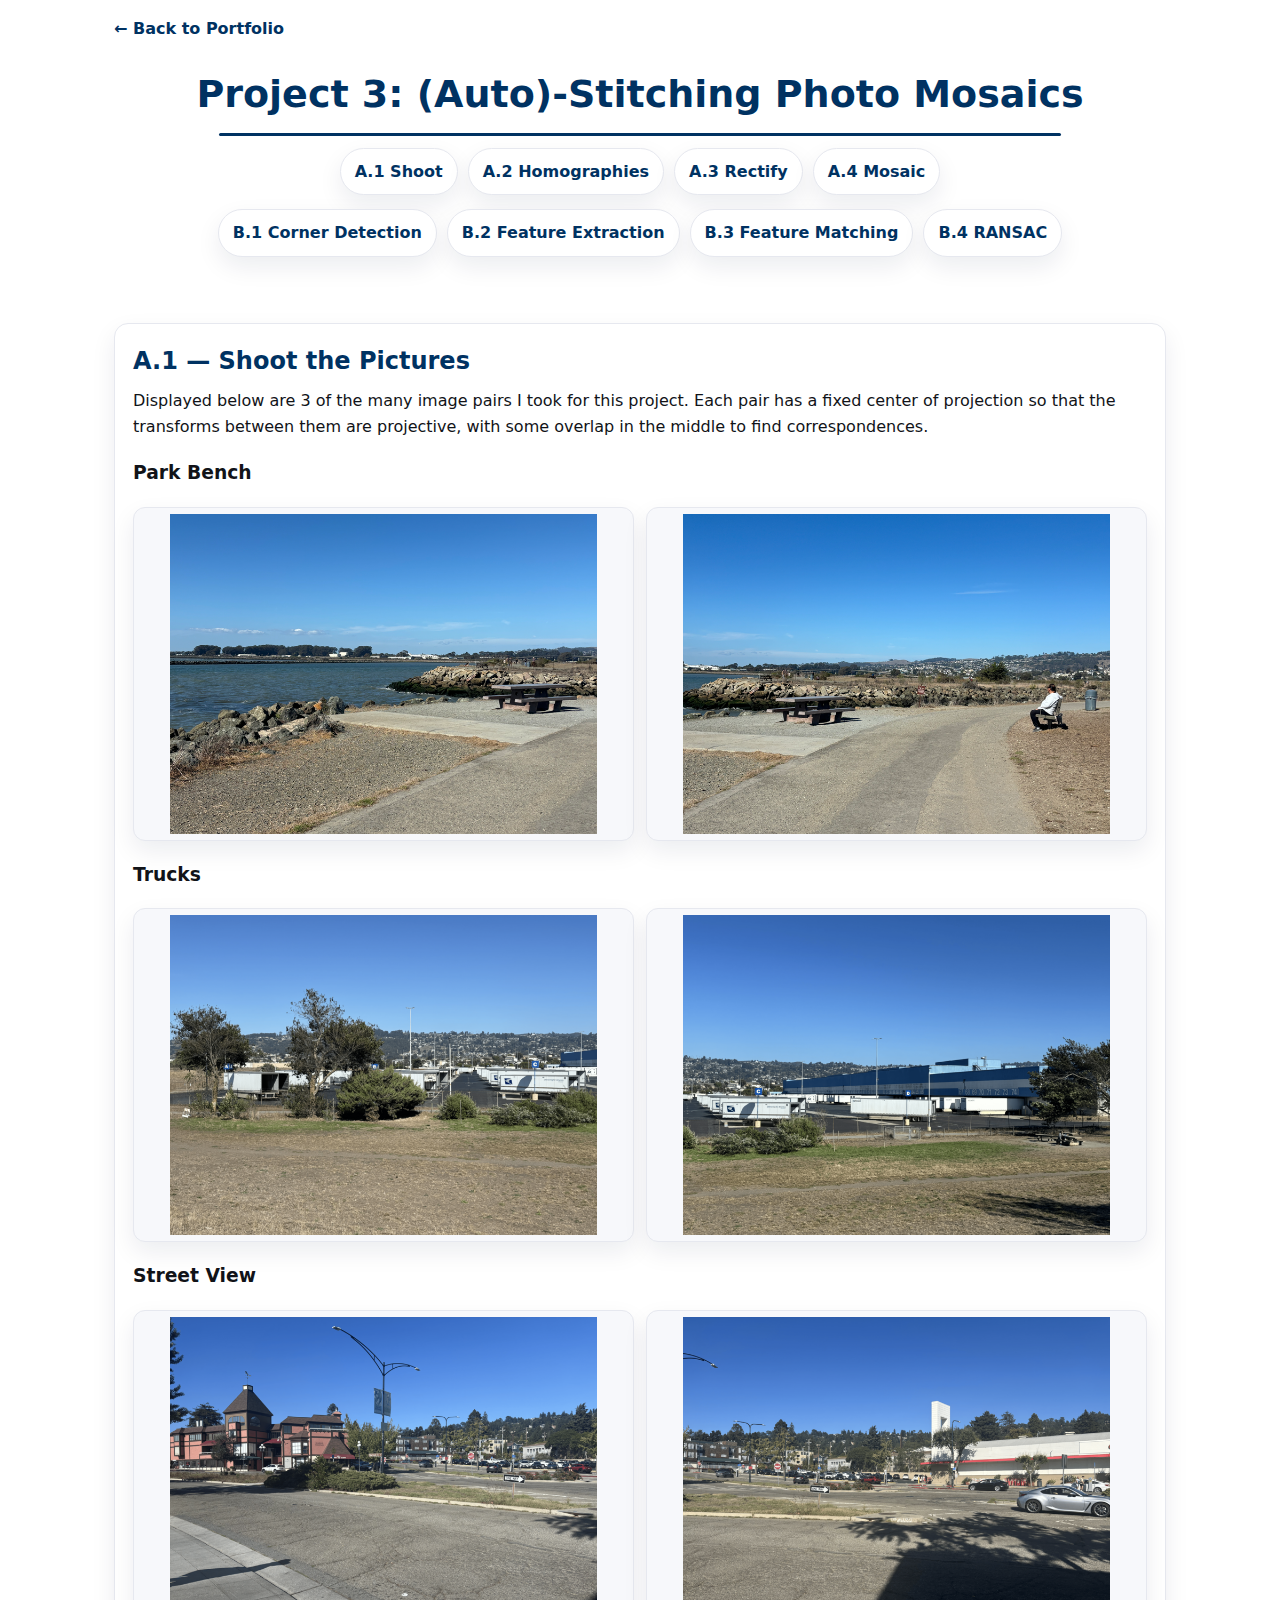
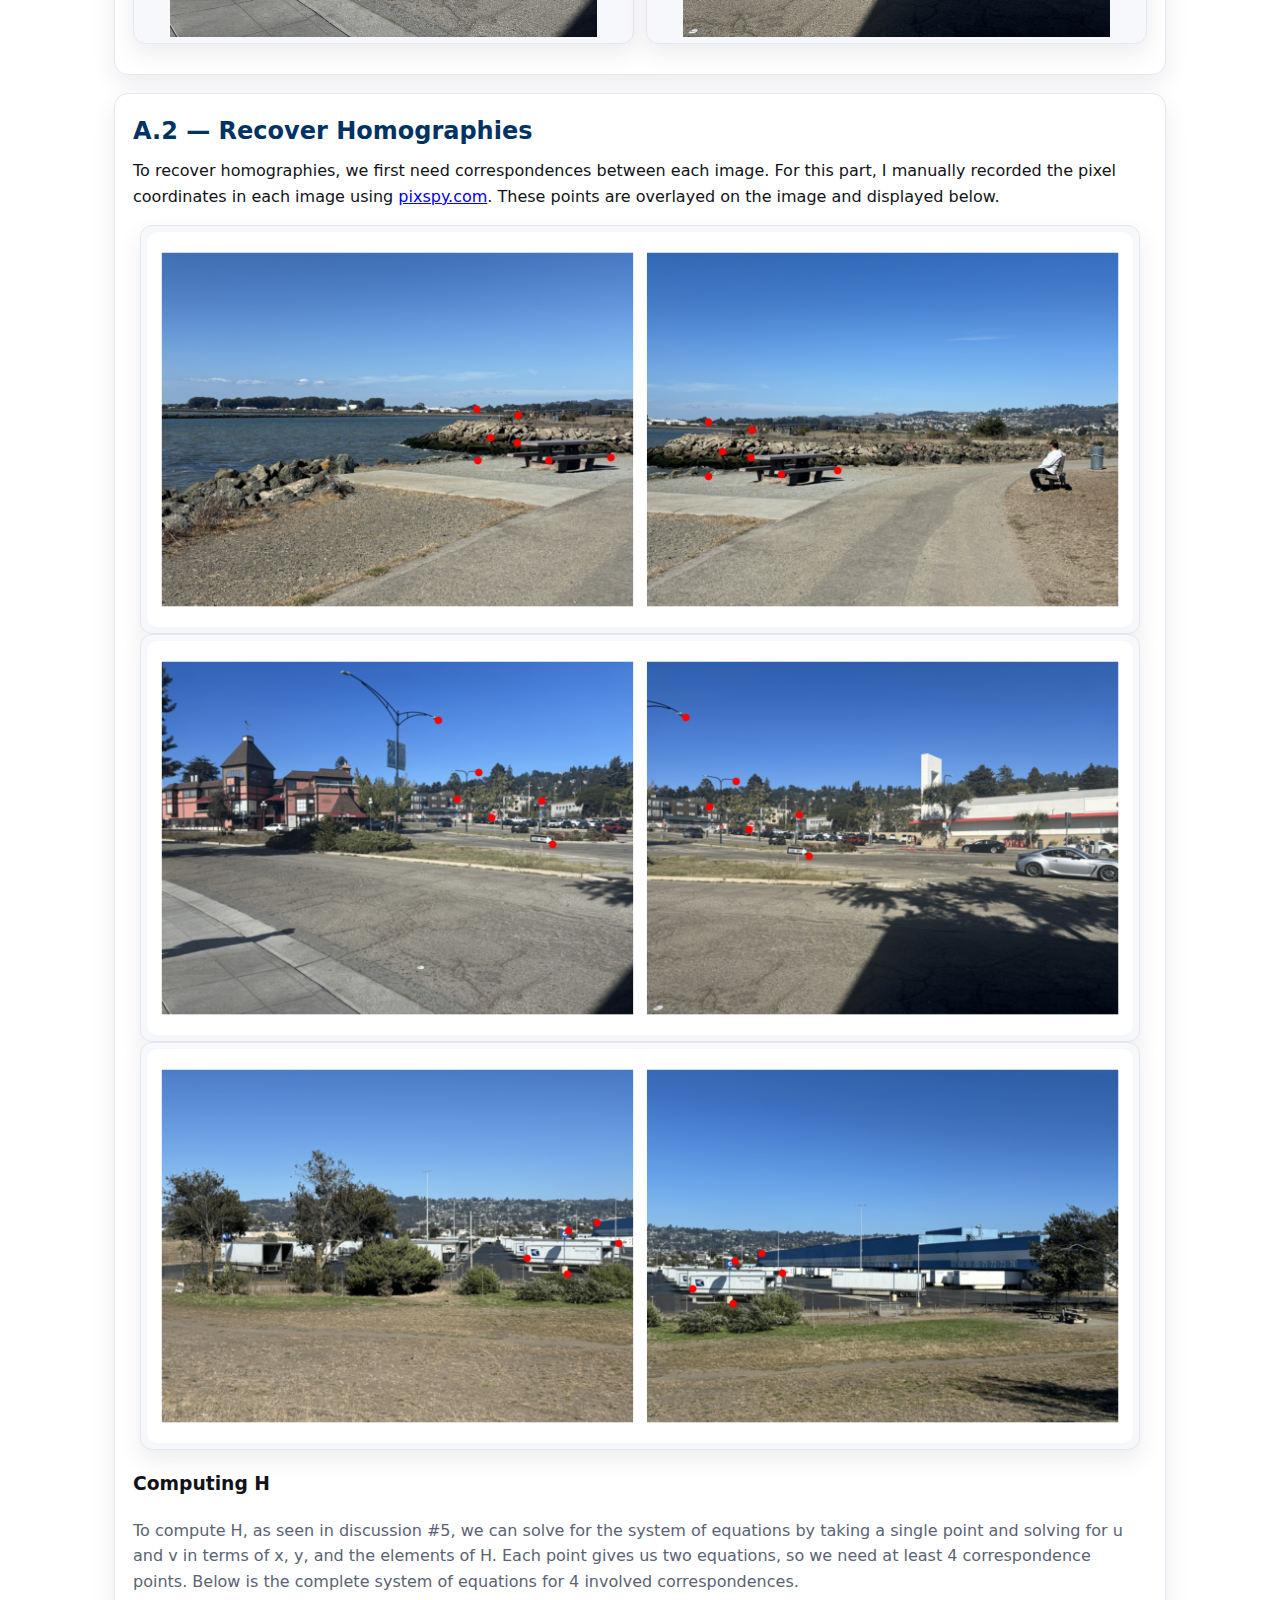
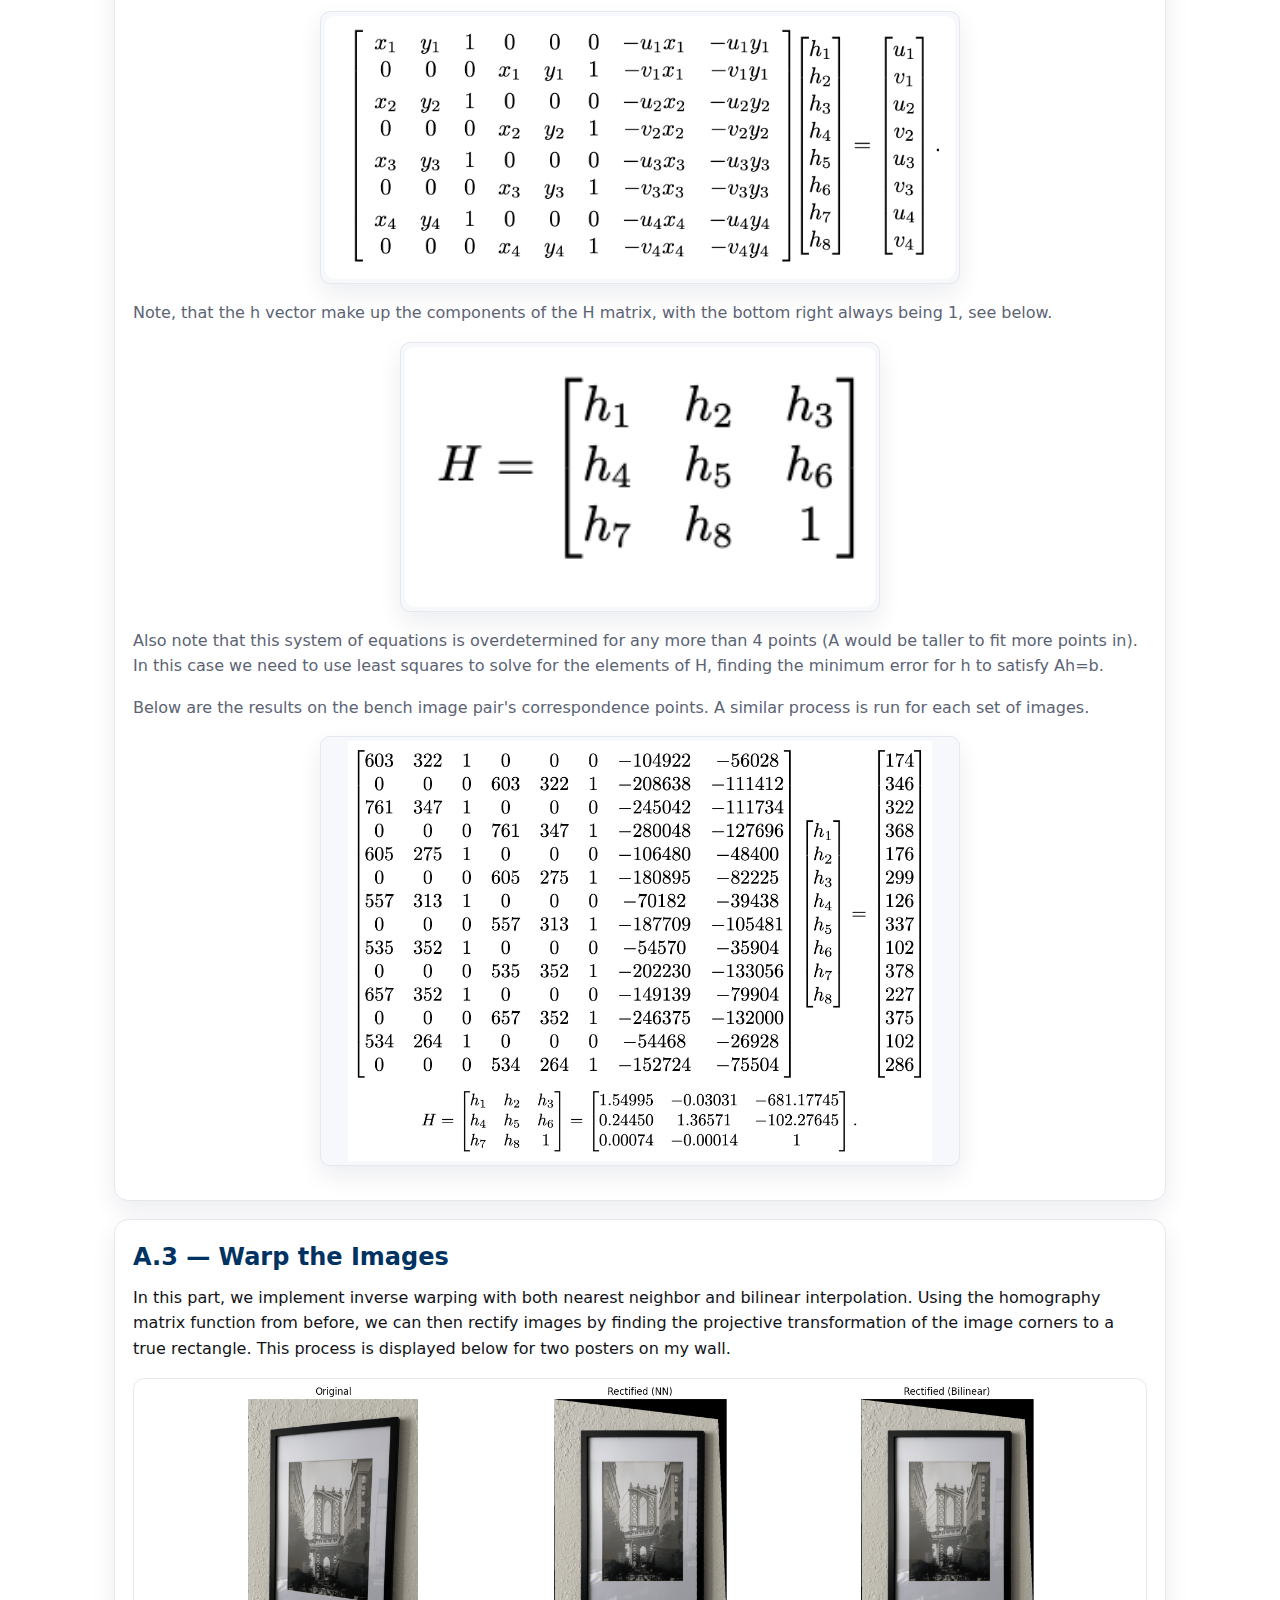
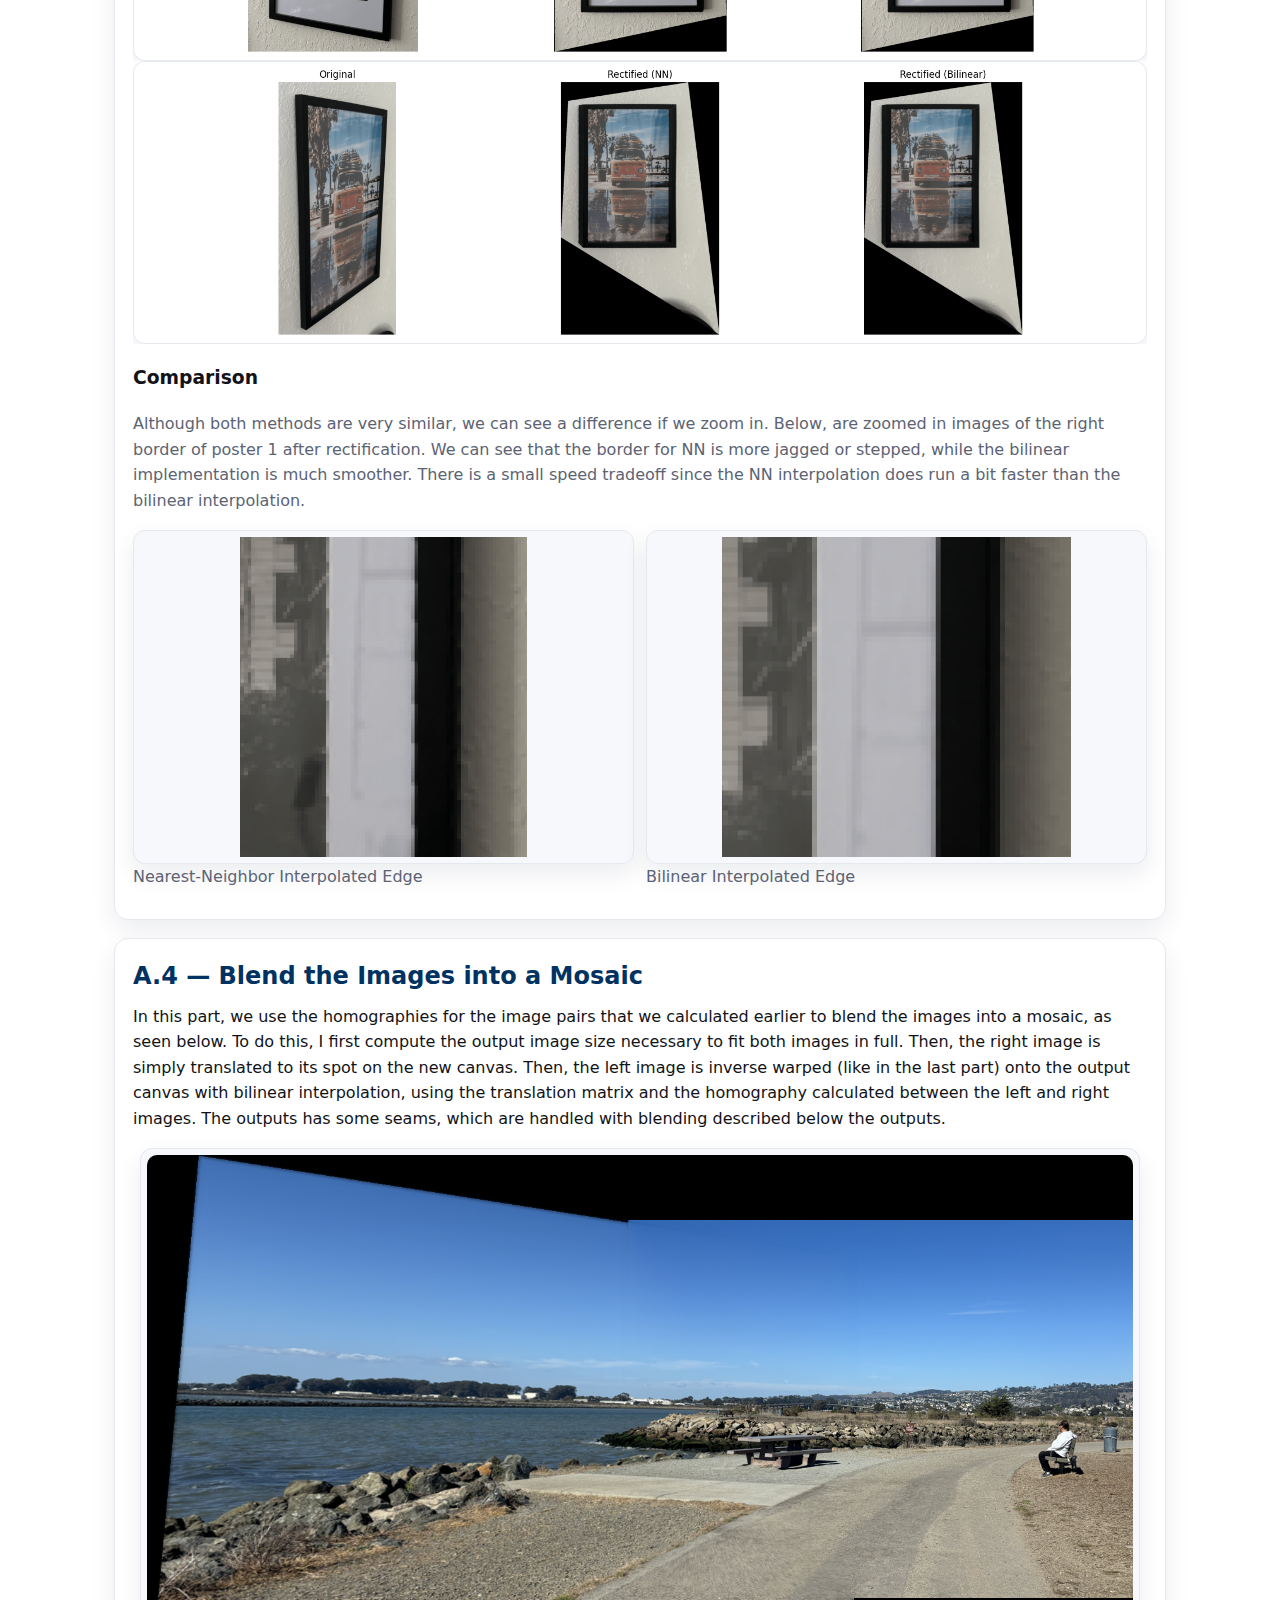
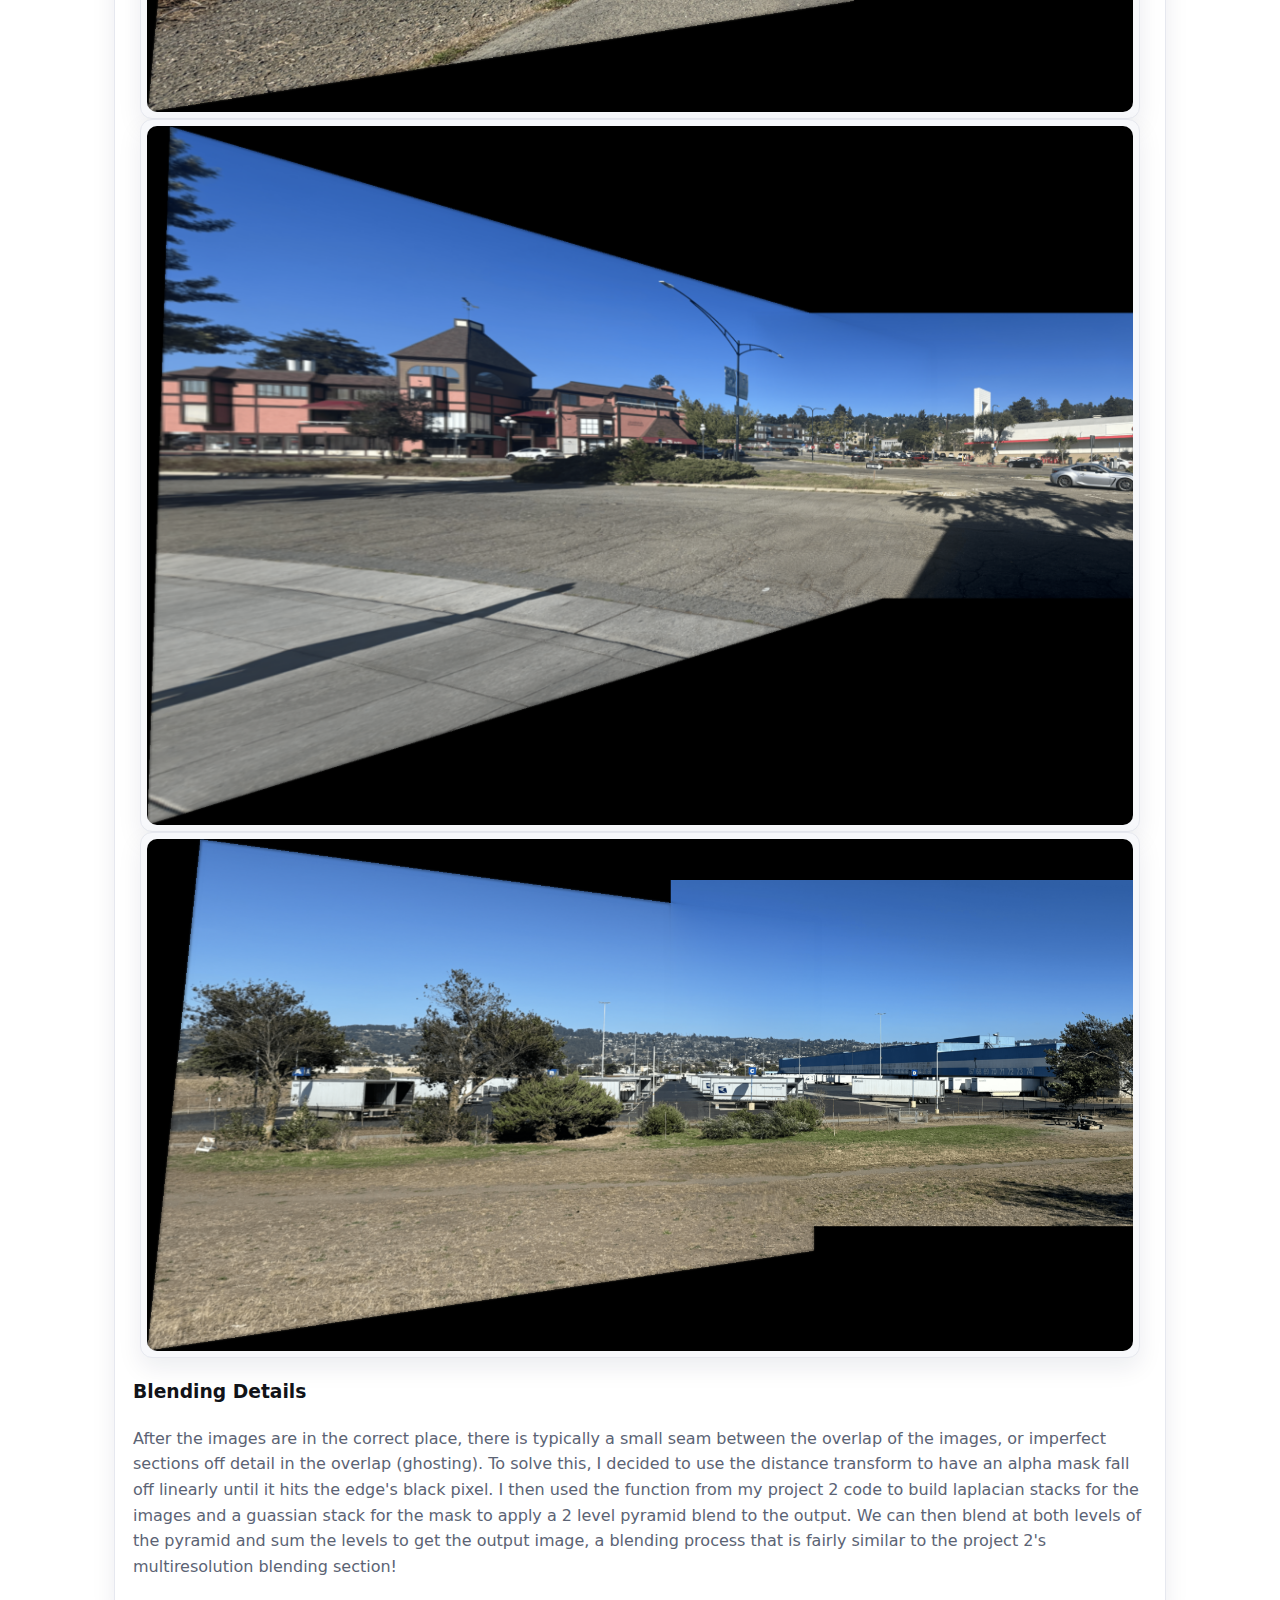
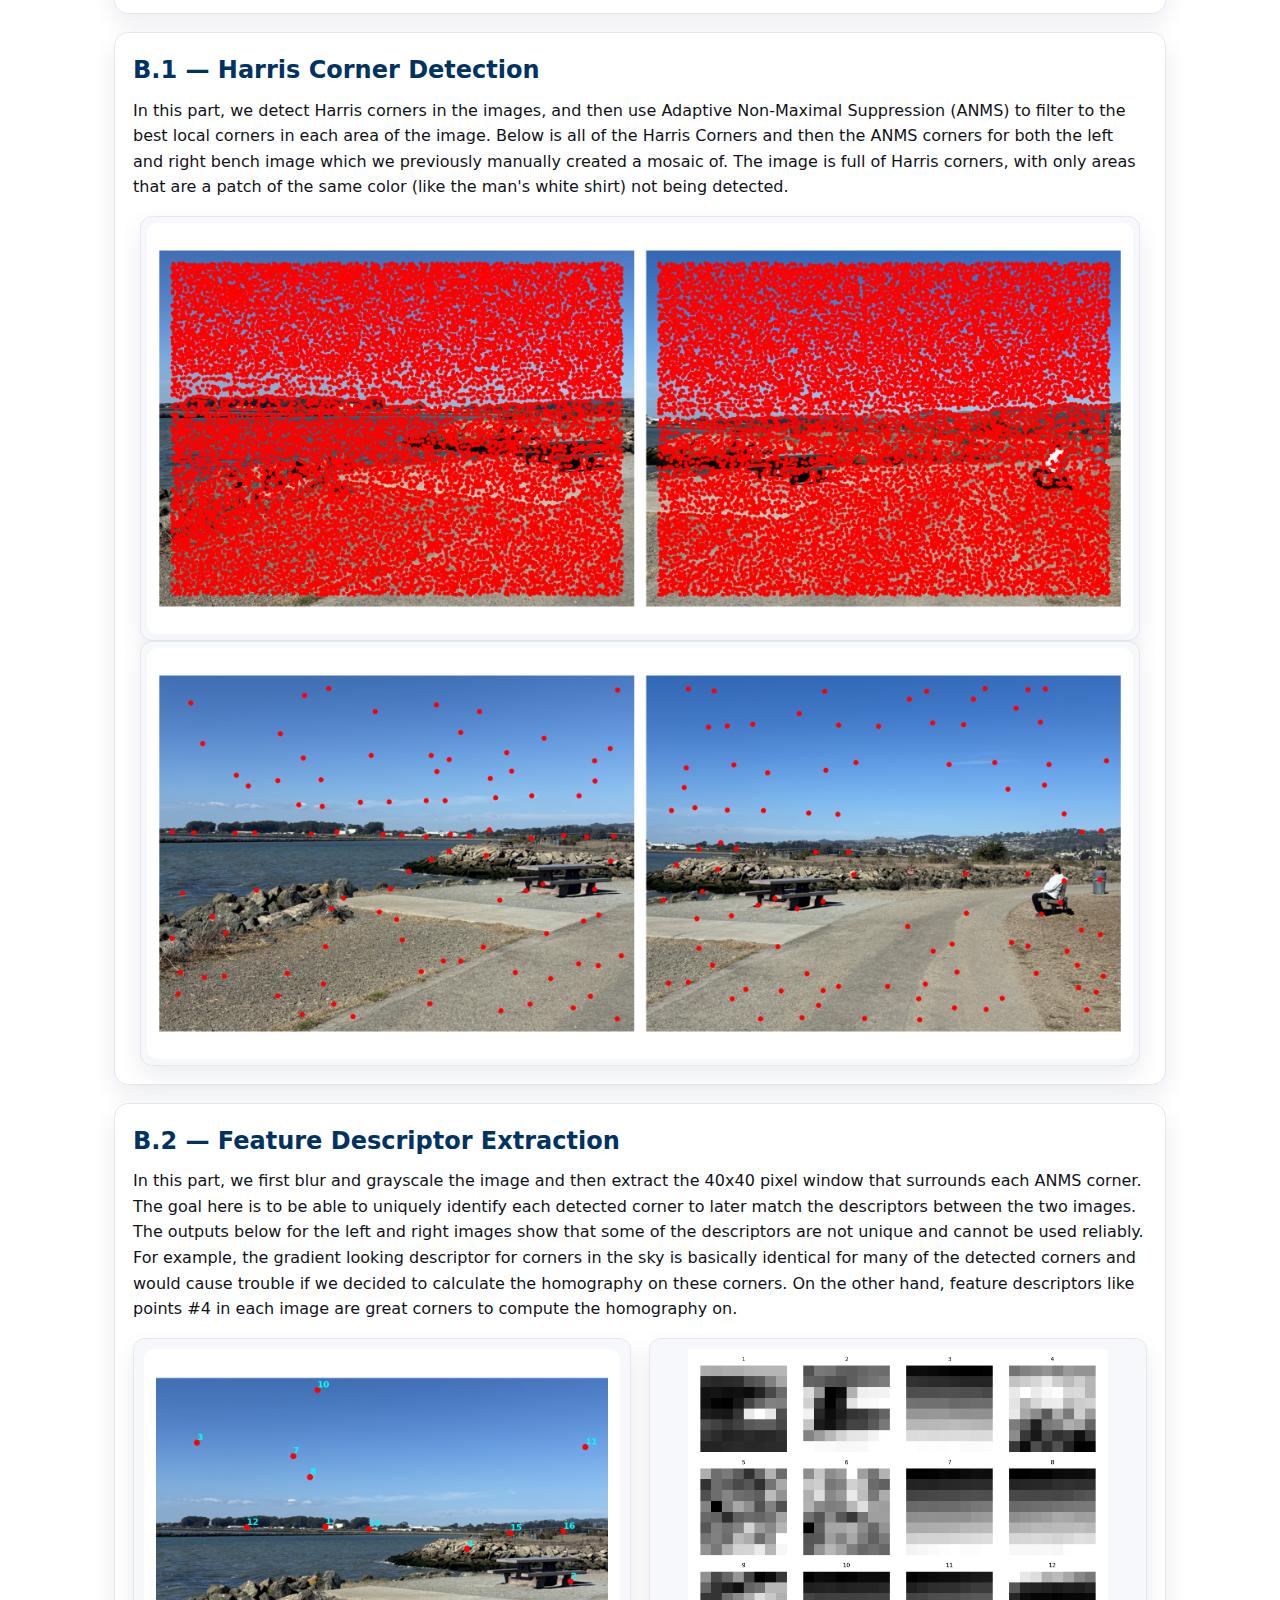
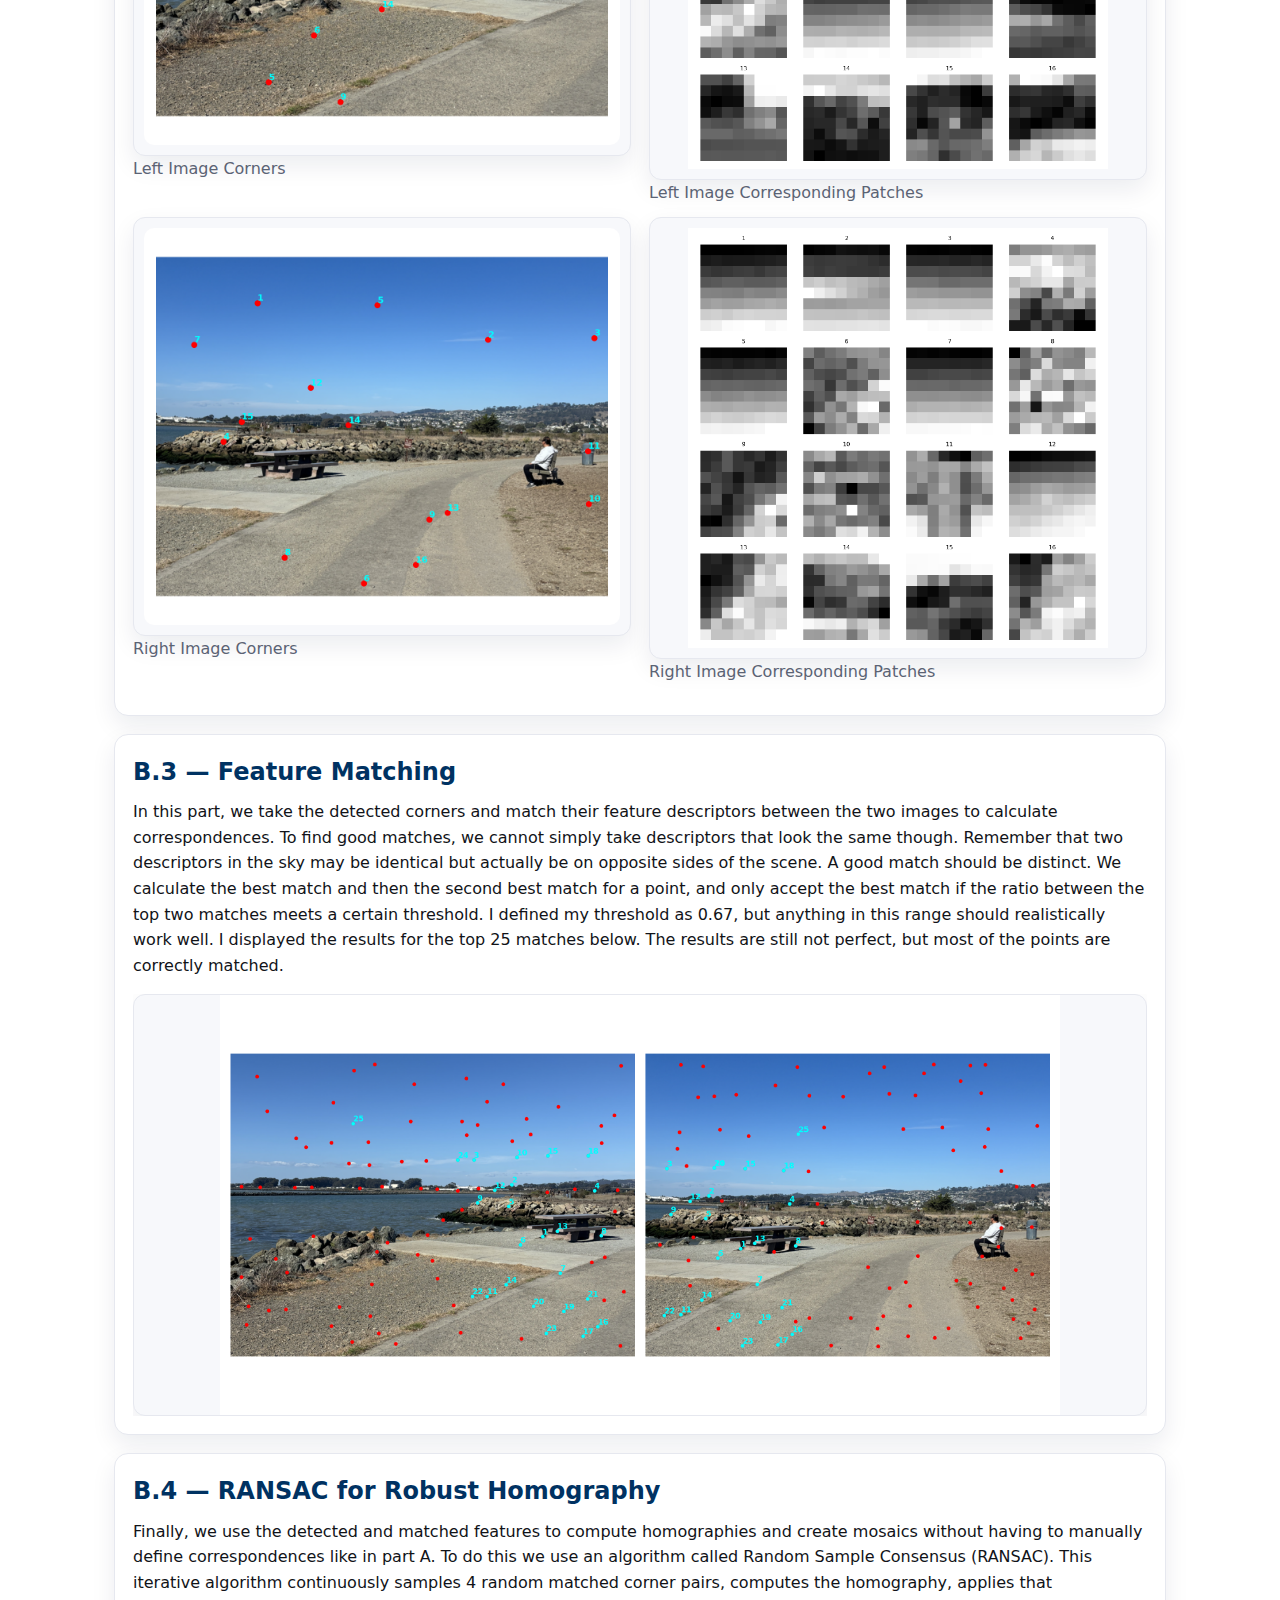
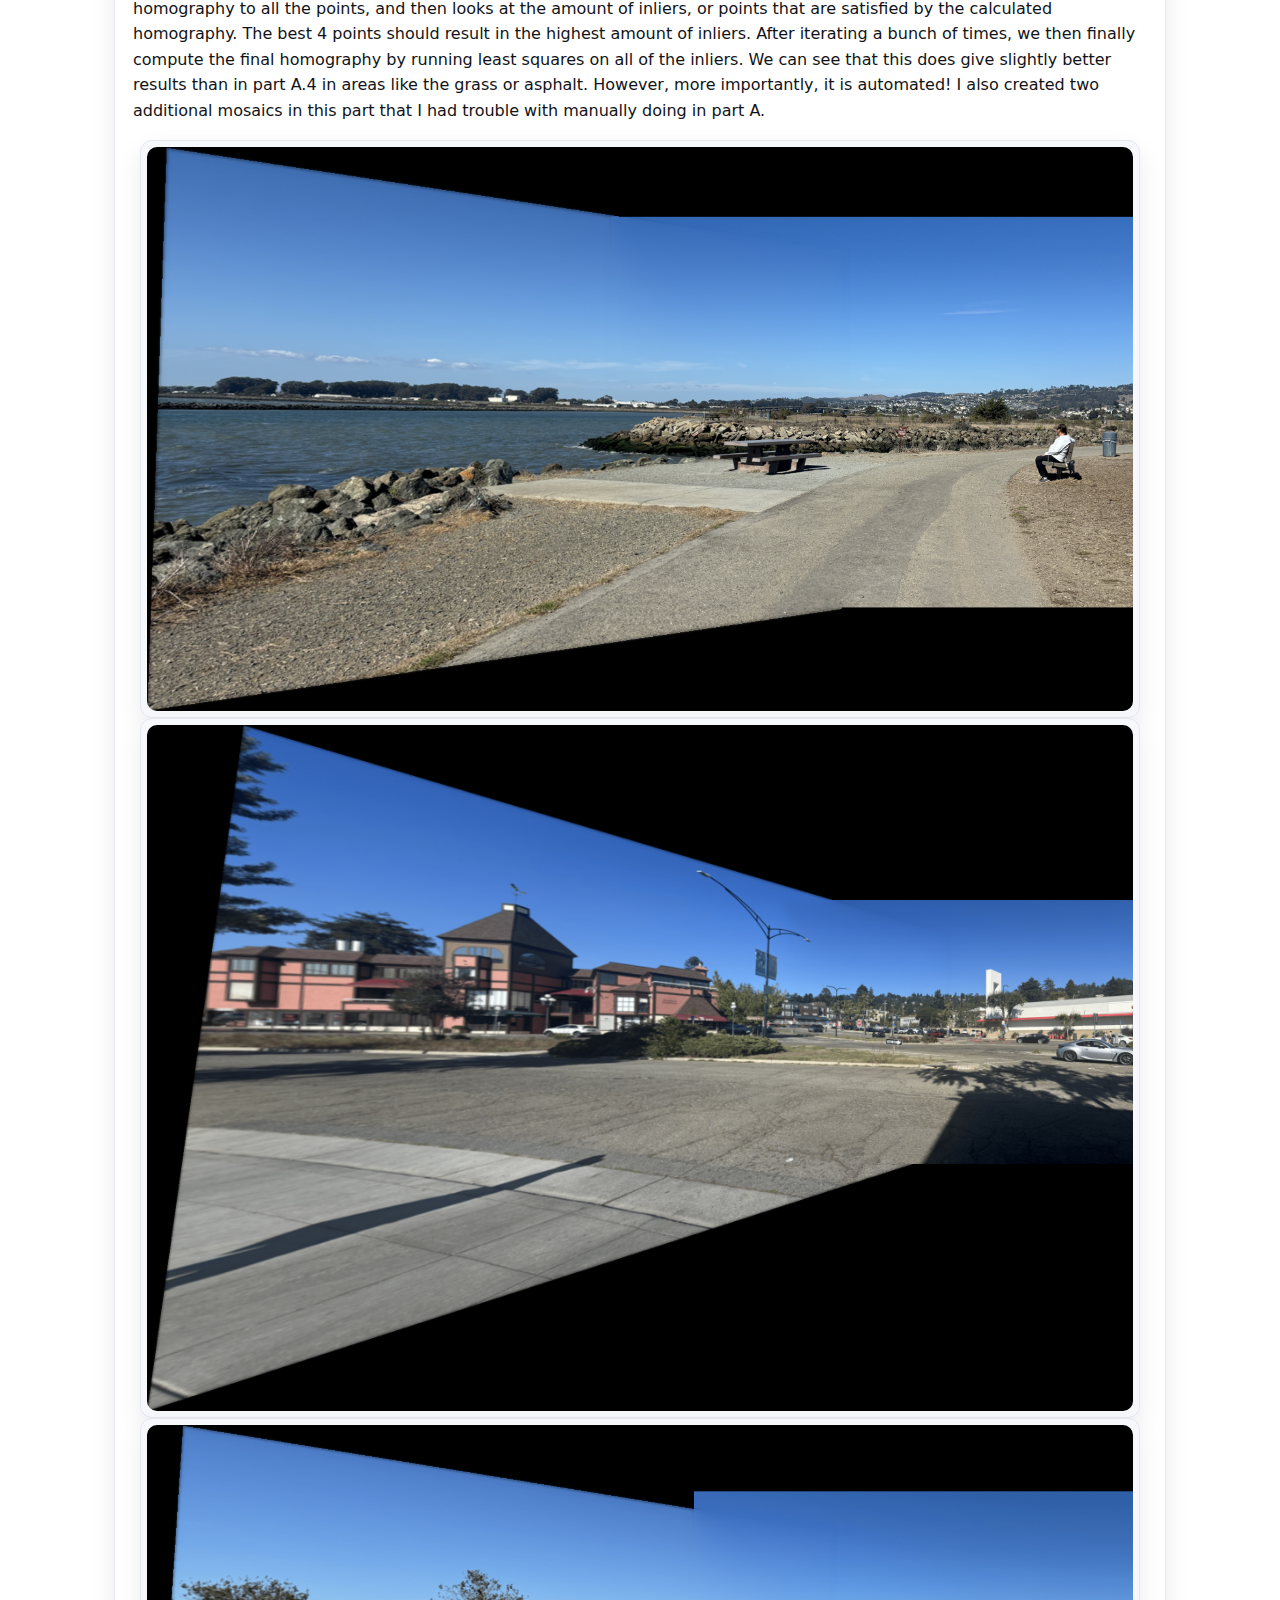
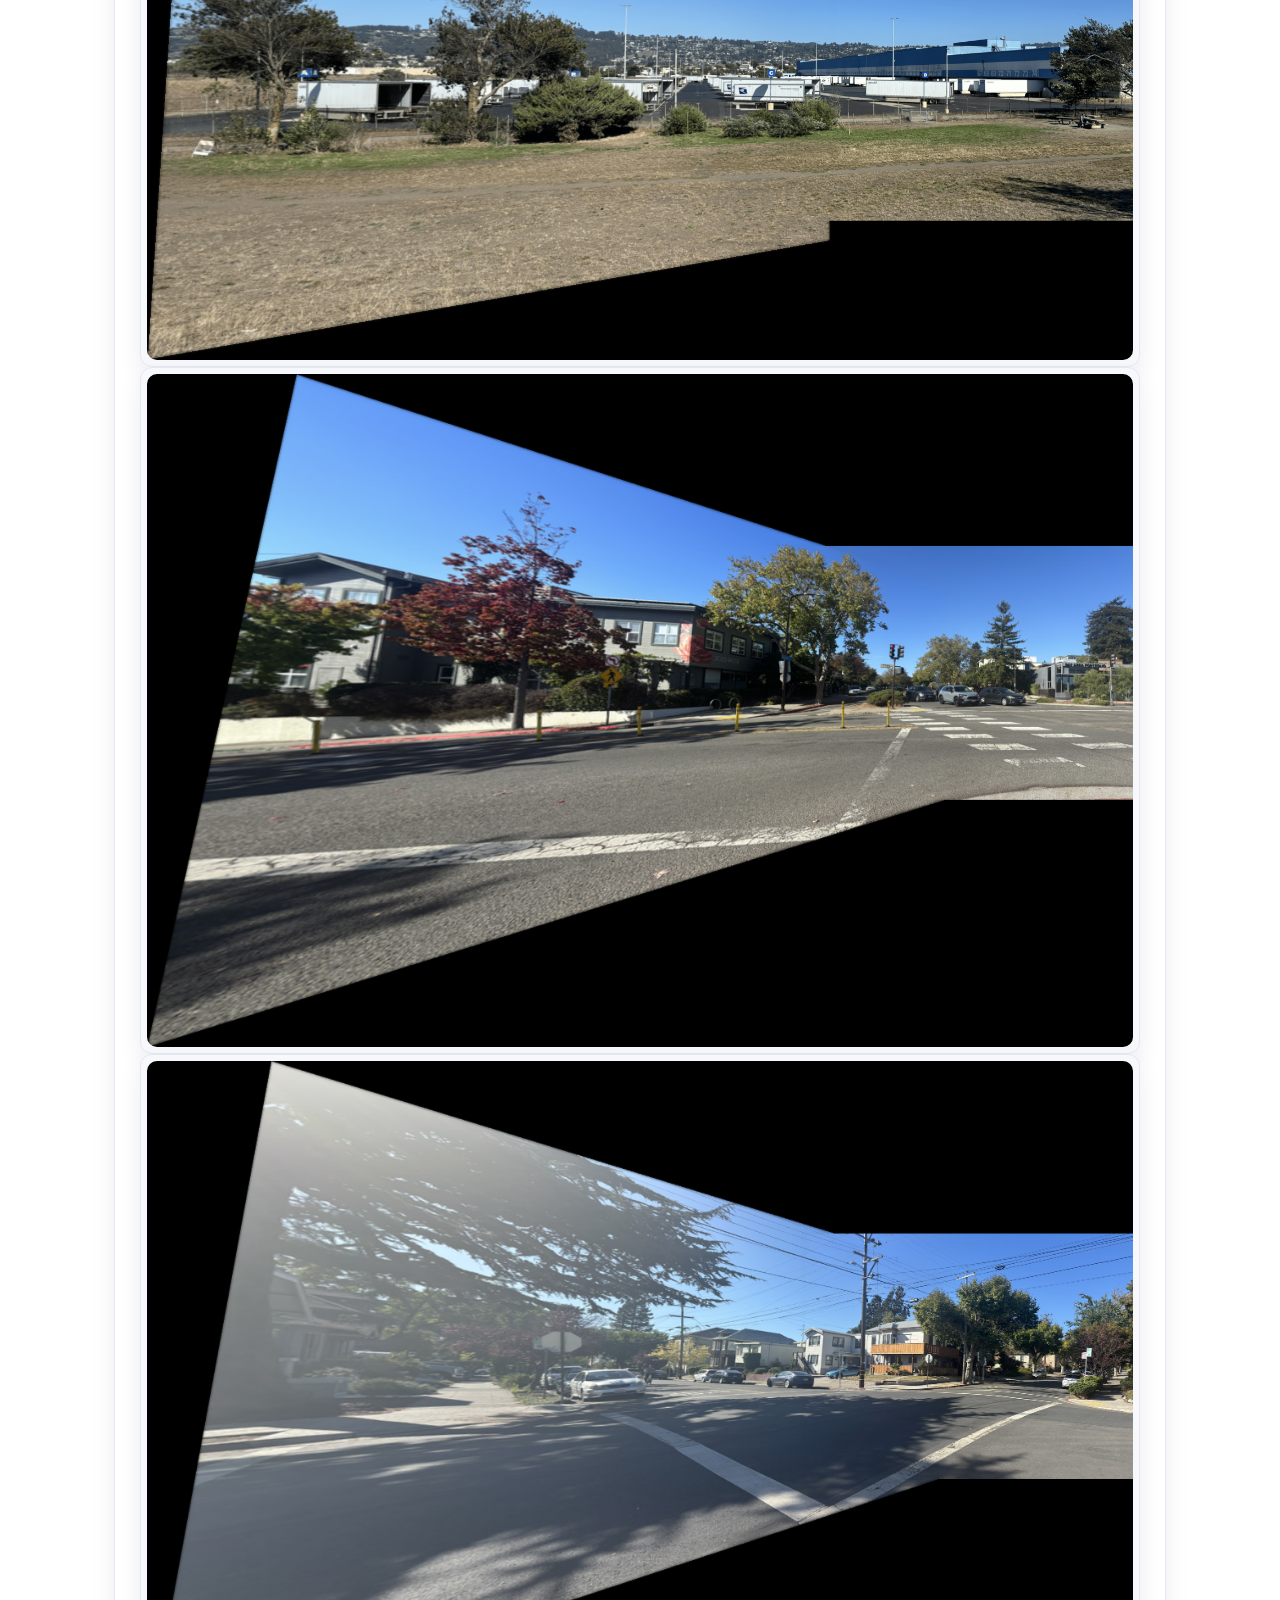
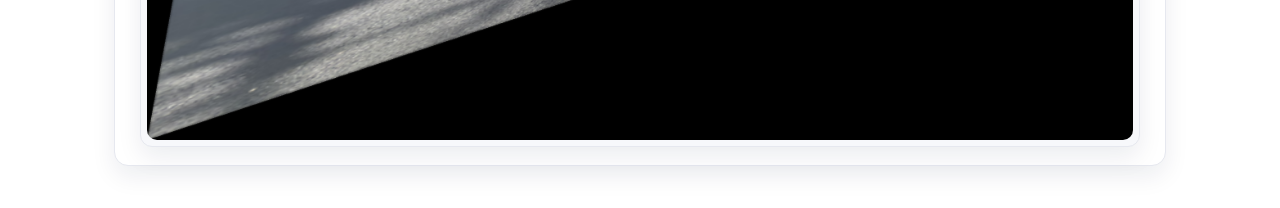
<file: projects/project3/index.html>
<!DOCTYPE html>
<html lang="en">
<head>
  <meta charset="UTF-8" />
  <meta name="viewport" content="width=device-width, initial-scale=1"/>
  <title>Project 3 — (Auto)-Stitching Photo Mosaics</title>
  <link rel="stylesheet" href="project.css" />
  <meta name="description" content="CS180 Project 3A" />
</head>
<body>
  <header class="site-header container">
    <nav class="breadcrumb">
      <a href="../../index.html">← Back to Portfolio</a>
    </nav>

    <h1>Project 3: (Auto)-Stitching Photo Mosaics</h1>
    <div class="rule"></div>

    <div class="quick-links" role="navigation" aria-label="Jump to section">
      <div class="link-row">
        <a class="btn" href="#a1">A.1 Shoot</a>
        <a class="btn" href="#a2">A.2 Homographies</a>
        <a class="btn" href="#a3">A.3 Rectify</a>
        <a class="btn" href="#a4">A.4 Mosaic</a>
      </div>

      <div class="link-row">
        <a class="btn" href="#b1">B.1 Corner Detection</a>
        <a class="btn" href="#b2">B.2 Feature Extraction</a>
        <a class="btn" href="#b3">B.3 Feature Matching</a>
        <a class="btn" href="#b4">B.4 RANSAC</a>
      </div>
    </div>
  </header>

  <main class="container article">

    <!-- A.1 -->
    <section id="a1" class="section">
      <h2>A.1 — Shoot the Pictures</h2>
      <p class="lede">
        Displayed below are 3 of the many image pairs I took for this project. Each pair has a fixed center of projection so that the transforms between them are projective, with some overlap in the middle to find correspondences.
      </p>
      
      <h3>Park Bench</h3>
      <div class="figure duo tight">
        <figure class="card"><div class="media-frame"><img src="media/A_1/bench_left.png"  alt="bench_left"></div></figure>
        <figure class="card"><div class="media-frame"><img src="media/A_1/bench_right.png" alt="bench_right"></div></figure>
      </div>
      
      <h3>Trucks</h3>
      <div class="figure duo tight">
        <figure class="card"><div class="media-frame"><img src="media/A_1/trucks_left.png"  alt="trucks_left"></div></figure>
        <figure class="card"><div class="media-frame"><img src="media/A_1/trucks_right.png" alt="trucks_right"></div></figure>
      </div>

      <h3>Street View</h3>
      <div class="figure duo tight">
        <figure class="card"><div class="media-frame"><img src="media/A_1/street_left.png"  alt="street_left"></div></figure>
        <figure class="card"><div class="media-frame"><img src="media/A_1/street_right.png" alt="street_right"></div></figure>
      </div>

    </section>

    <!-- A.2 -->
    <section id="a2" class="section">
      <h2>A.2 — Recover Homographies</h2>
      <p class="lede">
        To recover homographies, we first need correspondences between each image. 
        For this part, I manually recorded the pixel coordinates in each image using 
        <a href="https://pixspy.com" target="_blank" rel="noopener noreferrer">pixspy.com</a>. These points are overlayed on the image and displayed below.
      </p>

      <figure class="card mega">
        <div class="media-frame">
          <img src="media/A_2/benches.png" alt="Correspondences: benches">
        </div>
      </figure>

      <figure class="card mega">
        <div class="media-frame">
          <img src="media/A_2/street.png" alt="Correspondences: street">
        </div>
      </figure>

      <figure class="card mega">
        <div class="media-frame">
          <img src="media/A_2/trucks.png" alt="Correspondences: trucks">
        </div>
      </figure>

      <h3>Computing H</h3>
        <p class="muted">
          To compute H, as seen in discussion #5, we can solve for the system of equations by taking a single point and solving for u and v in terms of x, y, and the elements of H. Each point gives us two equations, so we need at least 4 correspondence points. Below is the complete system of equations for 4 involved correspondences.
        </p>
        <figure class="equation card">
          <a href="media/A_2/eqs.png" target="_blank" rel="noopener">
            <div class="media-frame">
              <img src="media/A_2/eqs.png" alt="">
            </div>
          </a>
        </figure>
        <p class="muted">
          Note, that the h vector make up the components of the H matrix, with the bottom right always being 1, see below.
        </p>
        <figure class="equation small card">
          <a href="media/A_2/H.png" target="_blank" rel="noopener">
            <div class="media-frame">
              <img src="media/A_2/H.png" alt="">
            </div>
          </a>
        </figure>
        <p class="muted">
          Also note that this system of equations is overdetermined for any more than 4 points (A would be taller to fit more points in). In this case we need to use least squares to solve for the elements of H, finding the minimum error for h to satisfy Ah=b.
        </p>
        <p class="muted">
          Below are the results on the bench image pair's correspondence points. A similar process is run for each set of images.
        </p>
        <figure class="equation card">
          <a href="media/A_2/benches_eq.png" target="_blank" rel="noopener">
            <div class="media-frame">
              <img src="media/A_2/benches_eq.png" alt="">
            </div>
          </a>
        </figure>
      </div>
    </section>

    <!-- A.3 -->
    <section id="a3" class="section">
      <h2>A.3 — Warp the Images</h2>
      <p class="lede">
        In this part, we implement inverse warping with both nearest neighbor and bilinear interpolation. Using the homography matrix function from before, we can then rectify images by finding the projective transformation of the image corners to a true rectangle. This process is displayed below for two posters on my wall.
      </p>

      <figure class="card pan-x">
        <div class="media-frame no-pad">
          <img class="wide" src="media/A_3/poster1_rectified.png" alt="Rectification case 1">
        </div>
      </figure>

      <figure class="card pan-x">
        <div class="media-frame no-pad">
          <img class="wide" src="media/A_3/poster2_rectified.png" alt="Rectification case 2">
        </div>
      </figure>

      <h3>Comparison</h3>
      <p class="muted">
        Although both methods are very similar, we can see a difference if we zoom in. Below, are zoomed in images of the right border of poster 1 after rectification. We can see that the border for NN is more jagged or stepped, while the bilinear implementation is much smoother. There is a small speed tradeoff since the NN interpolation does run a bit faster than the bilinear interpolation.
      </p>
      <div class="figure duo tight zoom-pair">
        <figure class="card">
          <div class="media-frame">
            <img src="media/A_3/nn_zoom.png" alt="">
          </div>
          <figcaption class="muted">Nearest-Neighbor Interpolated Edge</figcaption>
        </figure>

        <figure class="card">
          <div class="media-frame">
            <img src="media/A_3/bi_zoom.png" alt="">
          </div>
          <figcaption class="muted">Bilinear Interpolated Edge</figcaption>
        </figure>
      </div>
      </div>
    </section>

    <!-- A.4 -->
    <section id="a4" class="section">
      <h2>A.4 — Blend the Images into a Mosaic</h2>
      <p class="lede">
        In this part, we use the homographies for the image pairs that we calculated earlier to blend the images into a mosaic, as seen below. To do this, I first compute the output image size necessary to fit both images in full. Then, the right image is simply translated to its spot on the new canvas. Then, the left image is inverse warped (like in the last part) onto the output canvas with bilinear interpolation, using the translation matrix and the homography calculated between the left and right images. The outputs has some seams, which are handled with blending described below the outputs.
      </p>

      <figure class="card mega">
        <div class="media-frame">
          <img src="media/A_4/bench_mosaic.png"  alt="Bench mosaic">
        </div>
      </figure>

      <figure class="card mega">
        <div class="media-frame">
          <img src="media/A_4/street_mosaic.png" alt="Street mosaic">
        </div>
      </figure>

      <figure class="card mega">
        <div class="media-frame">
          <img src="media/A_4/trucks_mosaic.png" alt="Trucks mosaic">
        </div>
      </figure>

        <h3>Blending Details</h3>
        <p class="muted">
          After the images are in the correct place, there is typically a small seam between the overlap of the images, or imperfect sections off detail in the overlap (ghosting). To solve this, I decided to use the distance transform to have an alpha mask fall off linearly until it hits the edge's black pixel. I then used the function from my project 2 code to build laplacian stacks for the images and a guassian stack for the mask to apply a 2 level pyramid blend to the output. We can then blend at both levels of the pyramid and sum the levels to get the output image, a blending process that is fairly similar to the project 2's multiresolution blending section!
        </p>
    </section>

    <!-- B.1 -->
    <section id="b1" class="section">
      <h2>B.1 — Harris Corner Detection</h2>
      <p class="lede">
        In this part, we detect Harris corners in the images, and then use Adaptive Non-Maximal Suppression (ANMS) to filter to the best local corners in each area of the image. Below is all of the Harris Corners and then the ANMS corners for both the left and right bench image which we previously manually created a mosaic of. The image is full of Harris corners, with only areas that are a patch of the same color (like the man's white shirt) not being detected.
      </p>

      <figure class="card mega">
        <div class="media-frame">
          <img src="media/B_1/bench_harris_all.png" alt="All Harris Corners">
        </div>
      </figure>

      <figure class="card mega">
        <div class="media-frame">
          <img src="media/B_1/bench_harris_anms.png" alt="ANMS Corners">
        </div>
      </figure>
    </section>

    <!-- B.2 -->
    <section id="b2" class="section">
      <h2>B.2 — Feature Descriptor Extraction</h2>
      <p class="lede">
        In this part, we first blur and grayscale the image and then extract the 40x40 pixel window that surrounds each ANMS corner. The goal here is to be able to uniquely identify each detected corner to later match the descriptors between the two images. The outputs below for the left and right images show that some of the descriptors are not unique and cannot be used reliably. For example, the gradient looking descriptor for corners in the sky is basically identical for many of the detected corners and would cause trouble if we decided to calculate the homography on these corners. On the other hand, feature descriptors like points #4 in each image are great corners to compute the homography on.
      </p>

      <div class="figure duo tight">
        <figure class="card">
          <div class="media-frame"><img src="media/B_2/left_patch_points.png" alt="Left patch points"></div>
          <figcaption class="muted">Left Image Corners</figcaption>
        </figure>
        <figure class="card">
          <div class="media-frame"><img src="media/B_2/left_patches.png" alt="Left patches"></div>
          <figcaption class="muted">Left Image Corresponding Patches</figcaption>
        </figure>
      </div>

      <div class="figure duo tight">
        <figure class="card">
          <div class="media-frame"><img src="media/B_2/right_patch_points.png" alt="Right patch points"></div>
          <figcaption class="muted">Right Image Corners</figcaption>
        </figure>
        <figure class="card">
          <div class="media-frame"><img src="media/B_2/right_patches.png" alt="Right patches"></div>
          <figcaption class="muted">Right Image Corresponding Patches</figcaption>
        </figure>
      </div>
    </section>

    <!-- B.3 -->
    <section id="b3" class="section">
      <h2>B.3 — Feature Matching</h2>
      <p class="lede">
        In this part, we take the detected corners and match their feature descriptors between the two images to calculate correspondences. To find good matches, we cannot simply take descriptors that look the same though. Remember that two descriptors in the sky may be identical but actually be on opposite sides of the scene. A good match should be distinct. We calculate the best match and then the second best match for a point, and only accept the best match if the ratio between the top two matches meets a certain threshold. I defined my threshold as 0.67, but anything in this range should realistically work well. I displayed the results for the top 25 matches below. The results are still not perfect, but most of the points are correctly matched.
      </p>

      <figure class="card pan-x">
        <div class="media-frame no-pad">
          <img class="wide" src="media/B_3/bench_matches_top.png" alt="Matched features">
        </div>
      </figure>
    </section>

    <!-- B.4 -->
    <section id="b4" class="section">
      <h2>B.4 — RANSAC for Robust Homography</h2>
      <p class="lede">
        Finally, we use the detected and matched features to compute homographies and create mosaics without having to manually define correspondences like in part A. To do this we use an algorithm called Random Sample Consensus (RANSAC). This iterative algorithm continuously samples 4 random matched corner pairs, computes the homography, applies that homography to all the points, and then looks at the amount of inliers, or points that are satisfied by the calculated homography. The best 4 points should result in the highest amount of inliers. After iterating a bunch of times, we then finally compute the final homography by running least squares on all of the inliers. We can see that this does give slightly better results than in part A.4 in areas like the grass or asphalt. However, more importantly, it is automated! I also created two additional mosaics in this part that I had trouble with manually doing in part A.
      </p>

      <figure class="card mega">
        <div class="media-frame"><img src="media/B_4/bench_auto_mosaic.png" alt="Bench Auto Mosaic"></div>
      </figure>

      <figure class="card mega">
        <div class="media-frame"><img src="media/B_4/street_auto_mosaic.png" alt="Street Auto Mosaic"></div>
      </figure>

      <figure class="card mega">
        <div class="media-frame"><img src="media/B_4/trucks_auto_mosaic.png" alt="Trucks Auto Mosaic"></div>
      </figure>

      <figure class="card mega">
        <div class="media-frame"><img src="media/B_4/street2_auto_mosaic.png" alt="Street Auto Mosaic 2"></div>
      </figure>

      <figure class="card mega">
        <div class="media-frame"><img src="media/B_4/street3_auto_mosaic.png" alt="Street Auto Mosaic 3"></div>
      </figure>
    </section>

  </main>
</body>
</html>
</file>
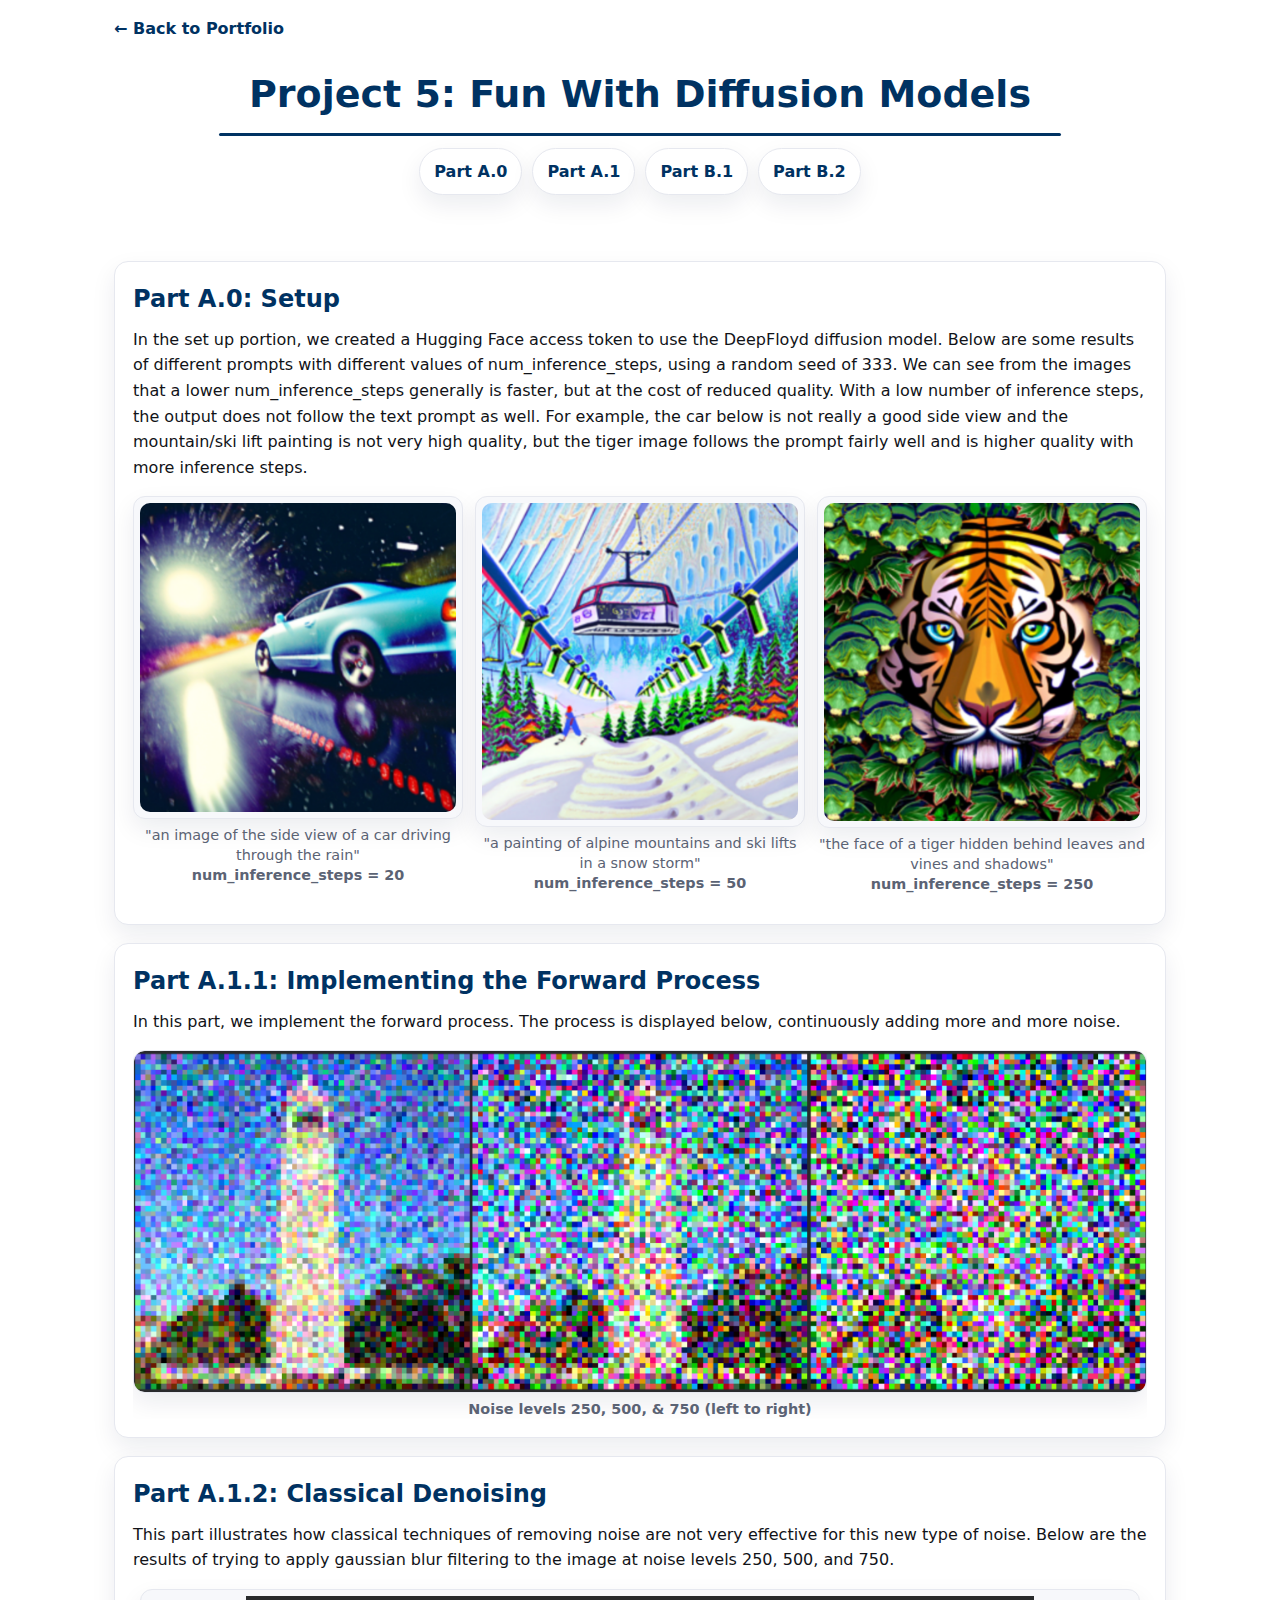
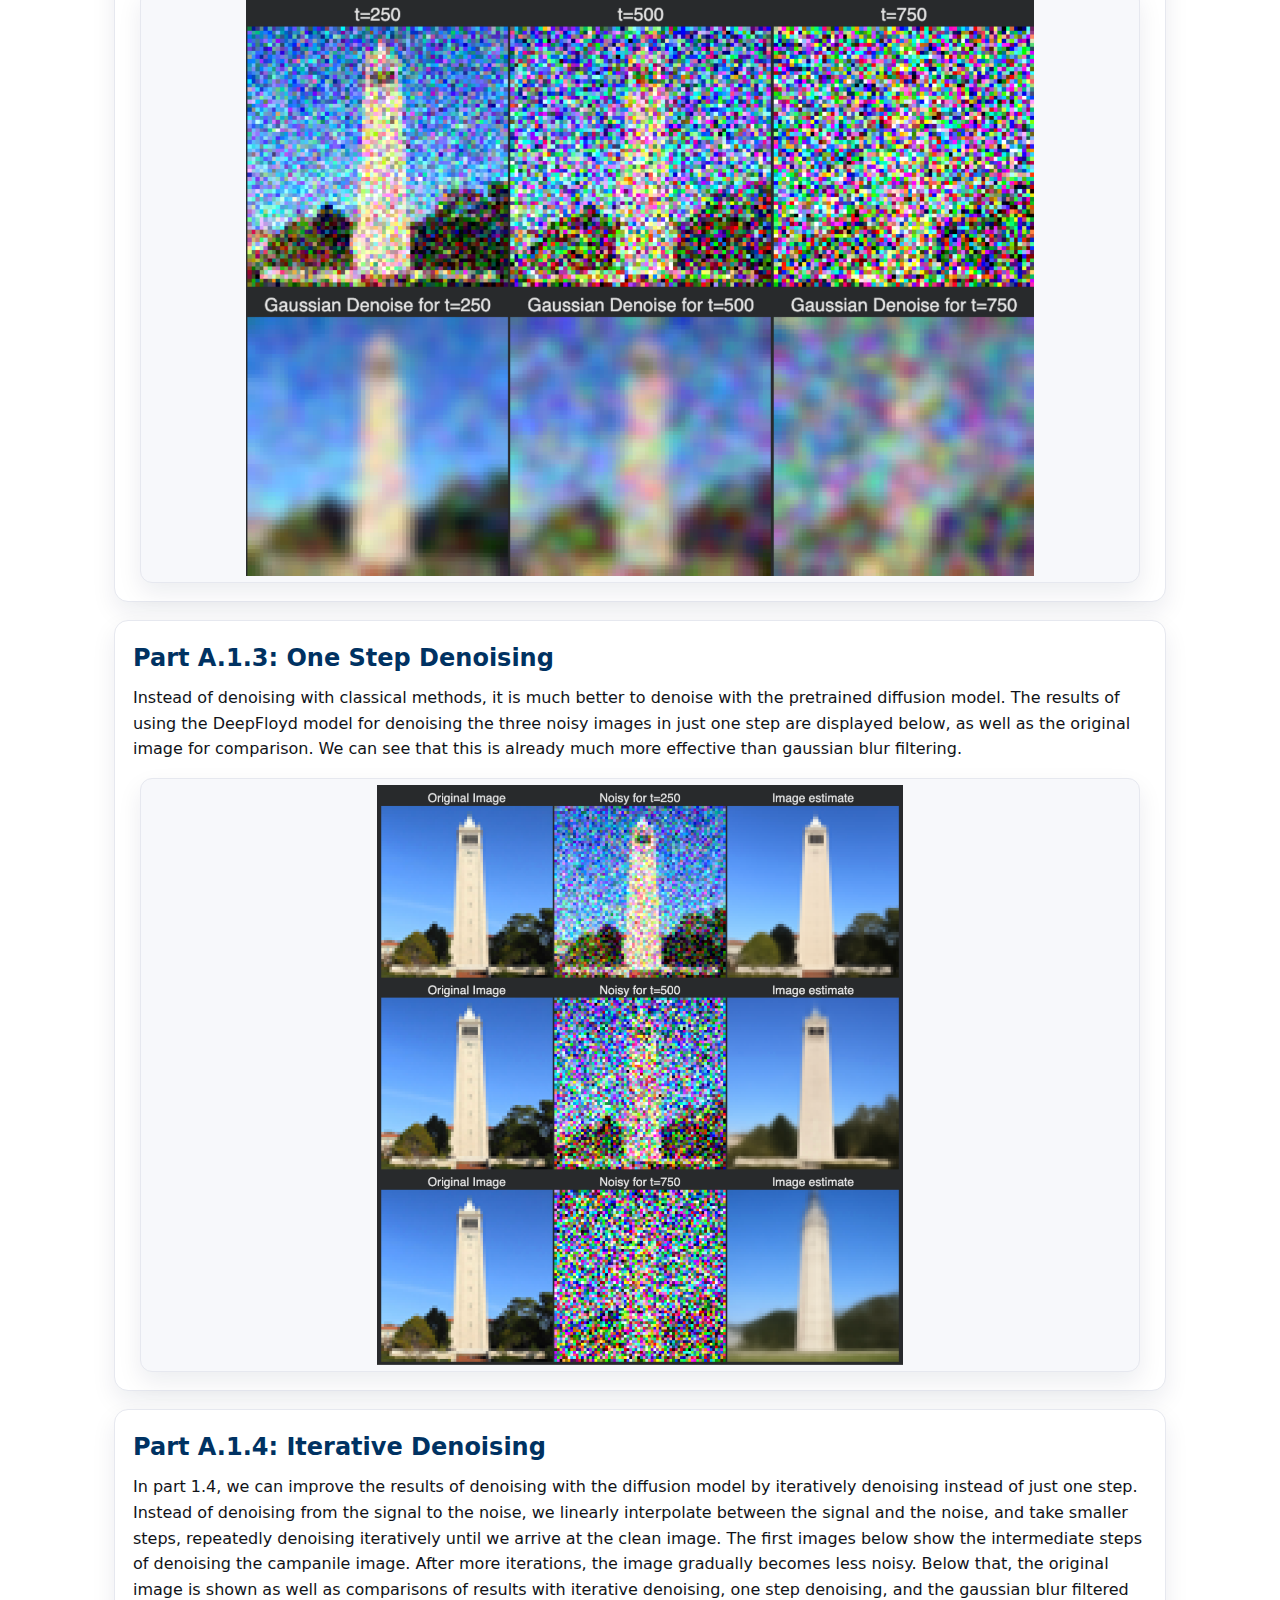
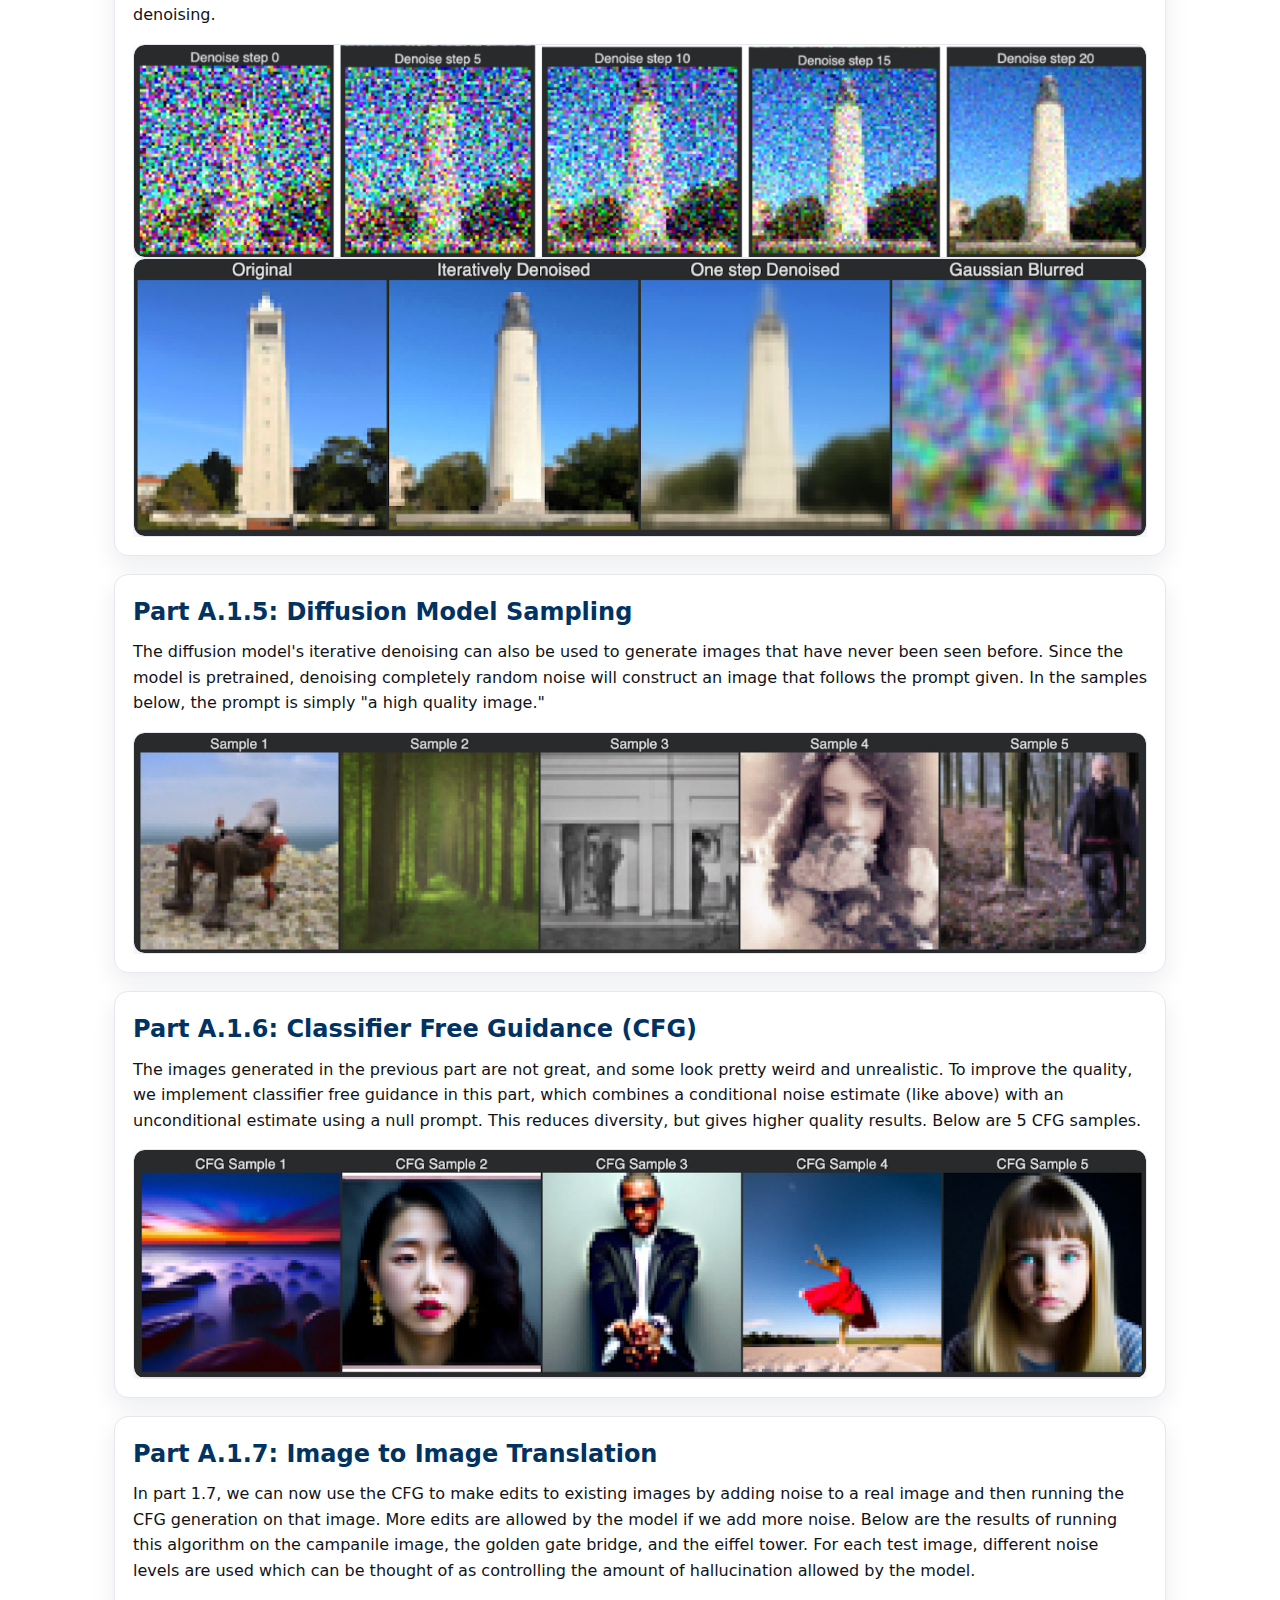
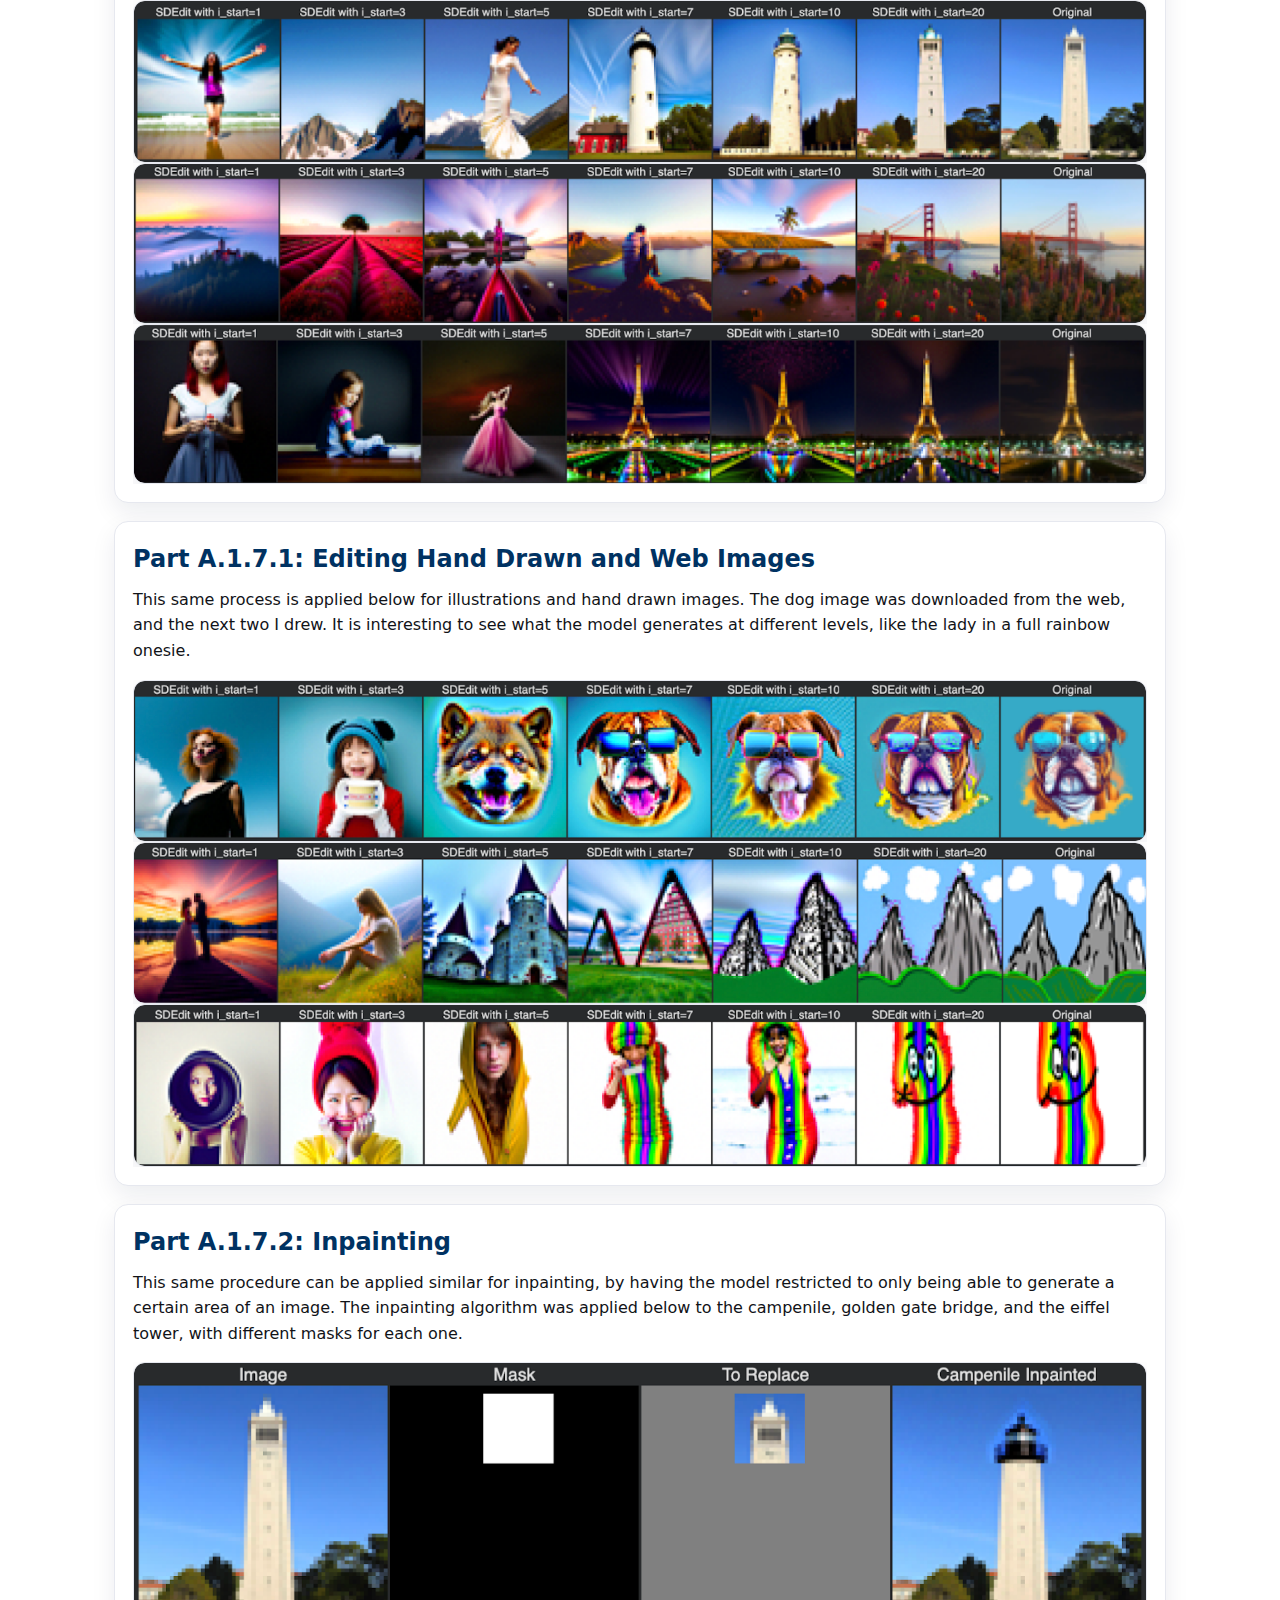
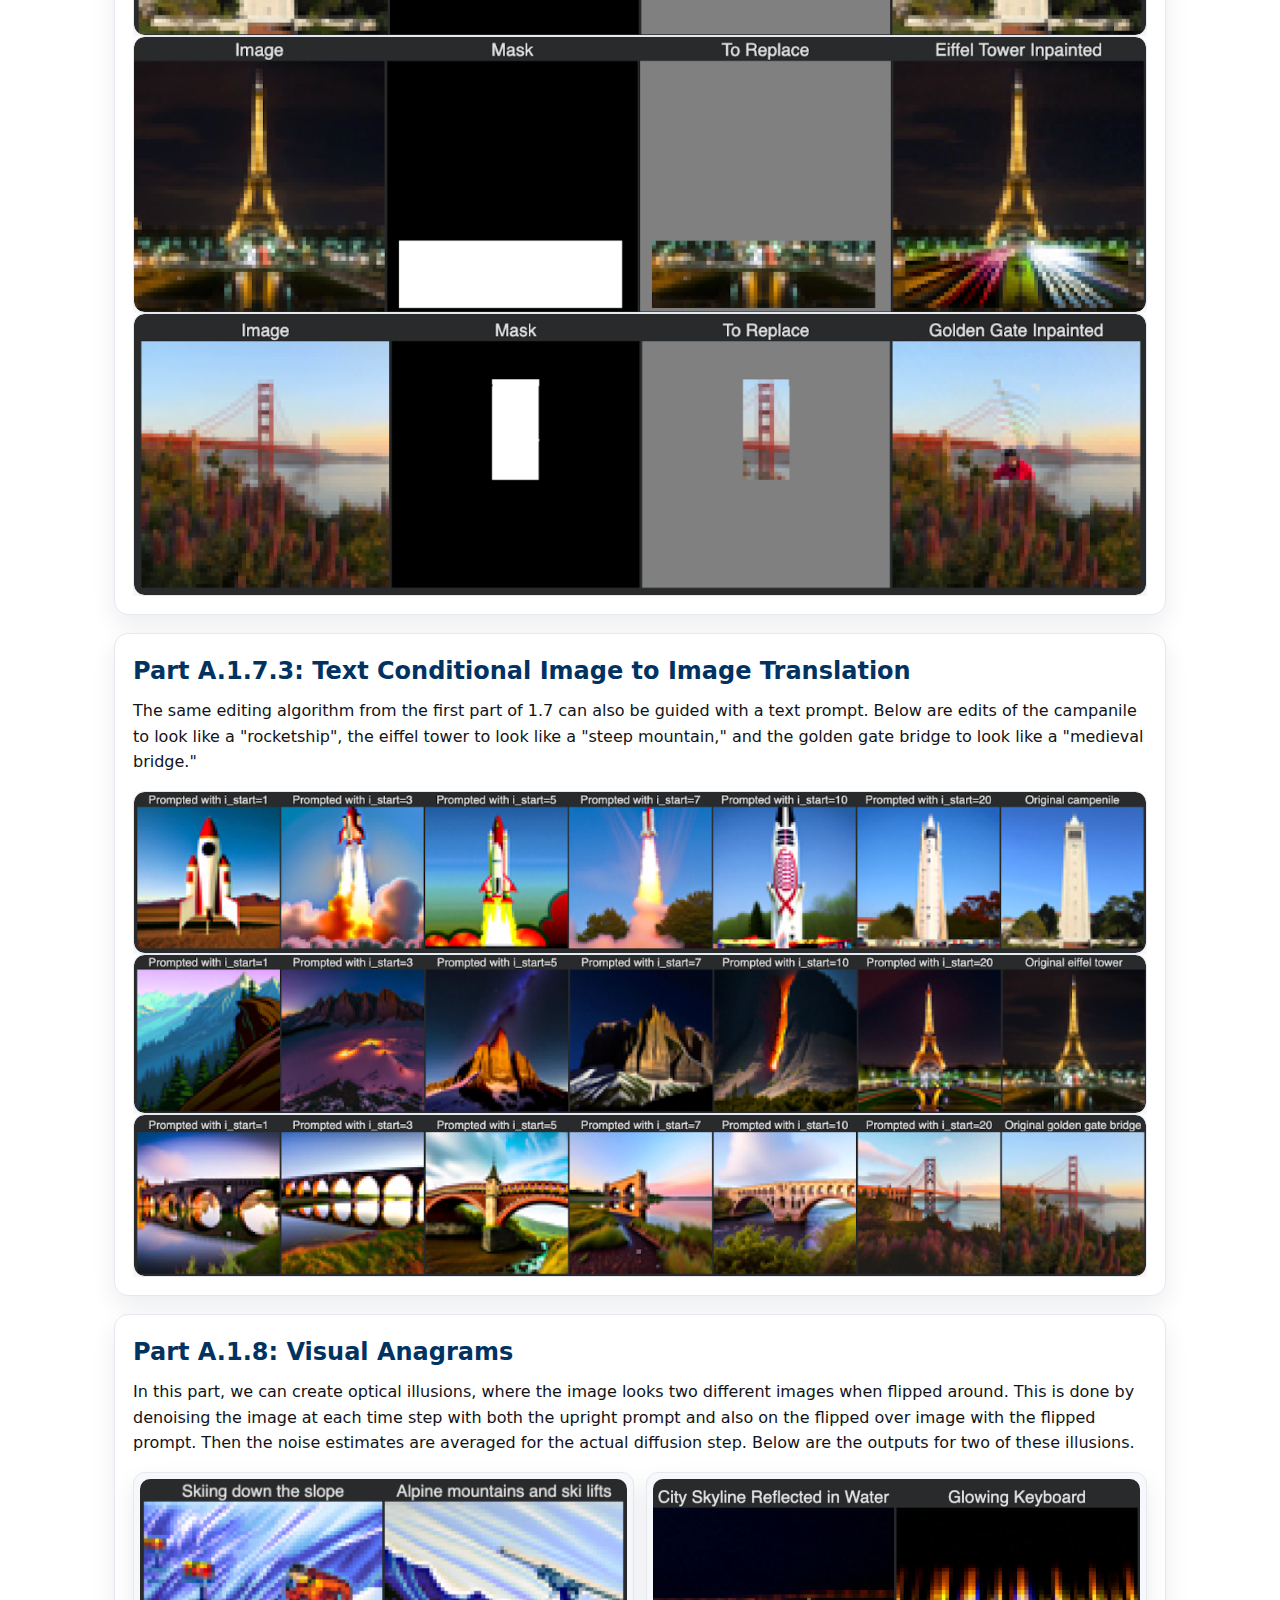
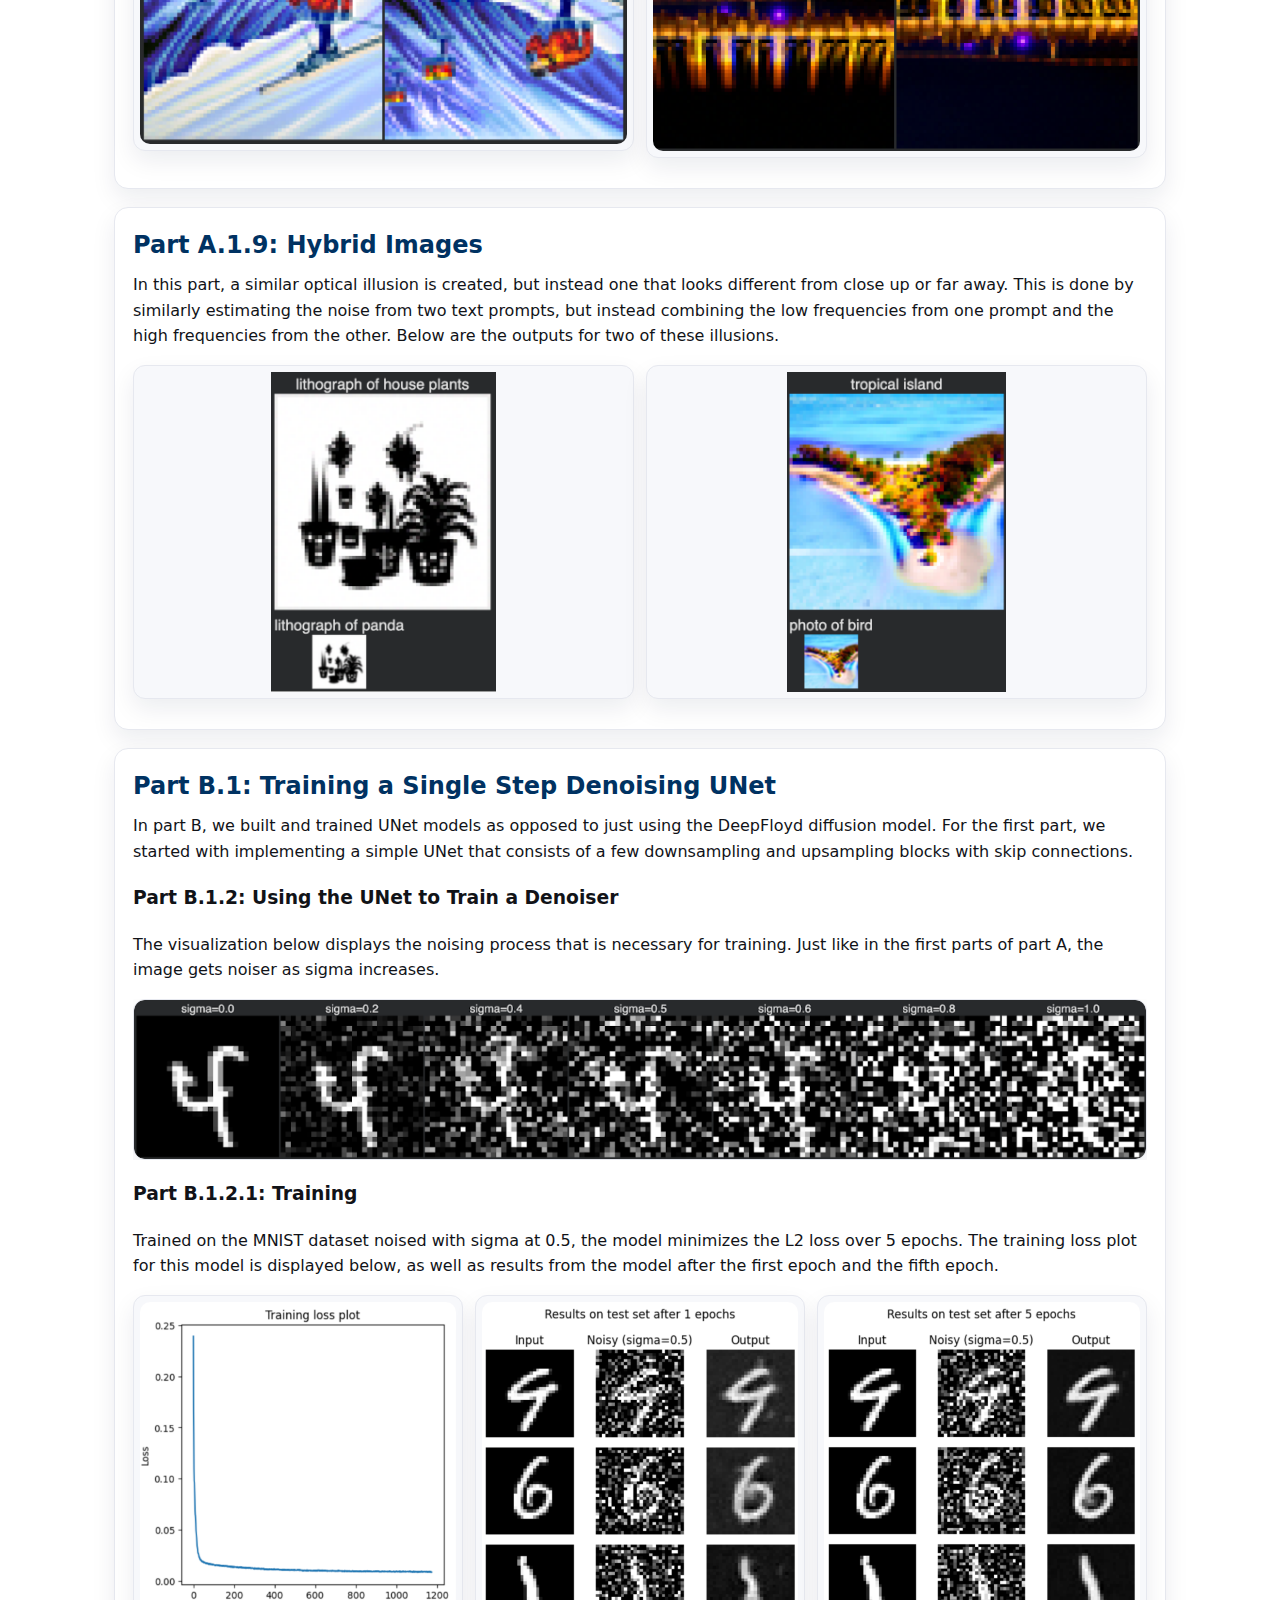
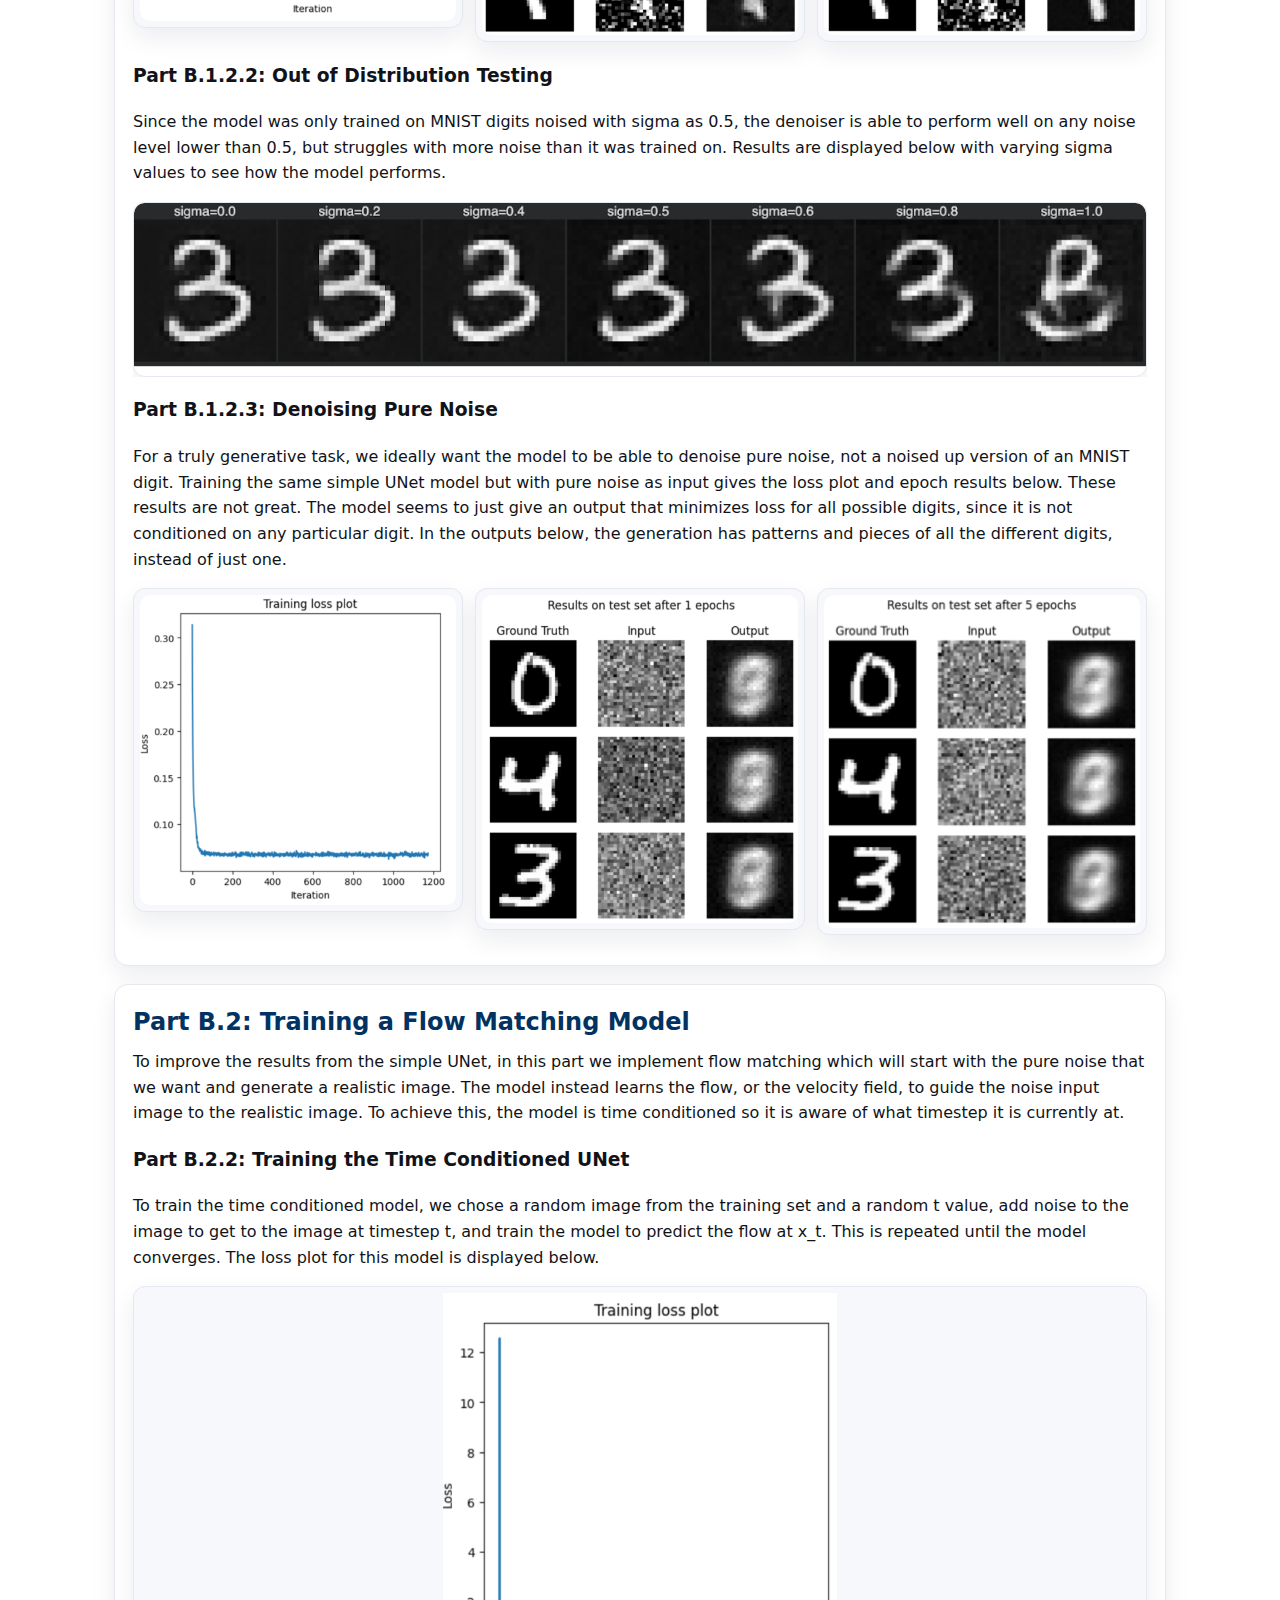
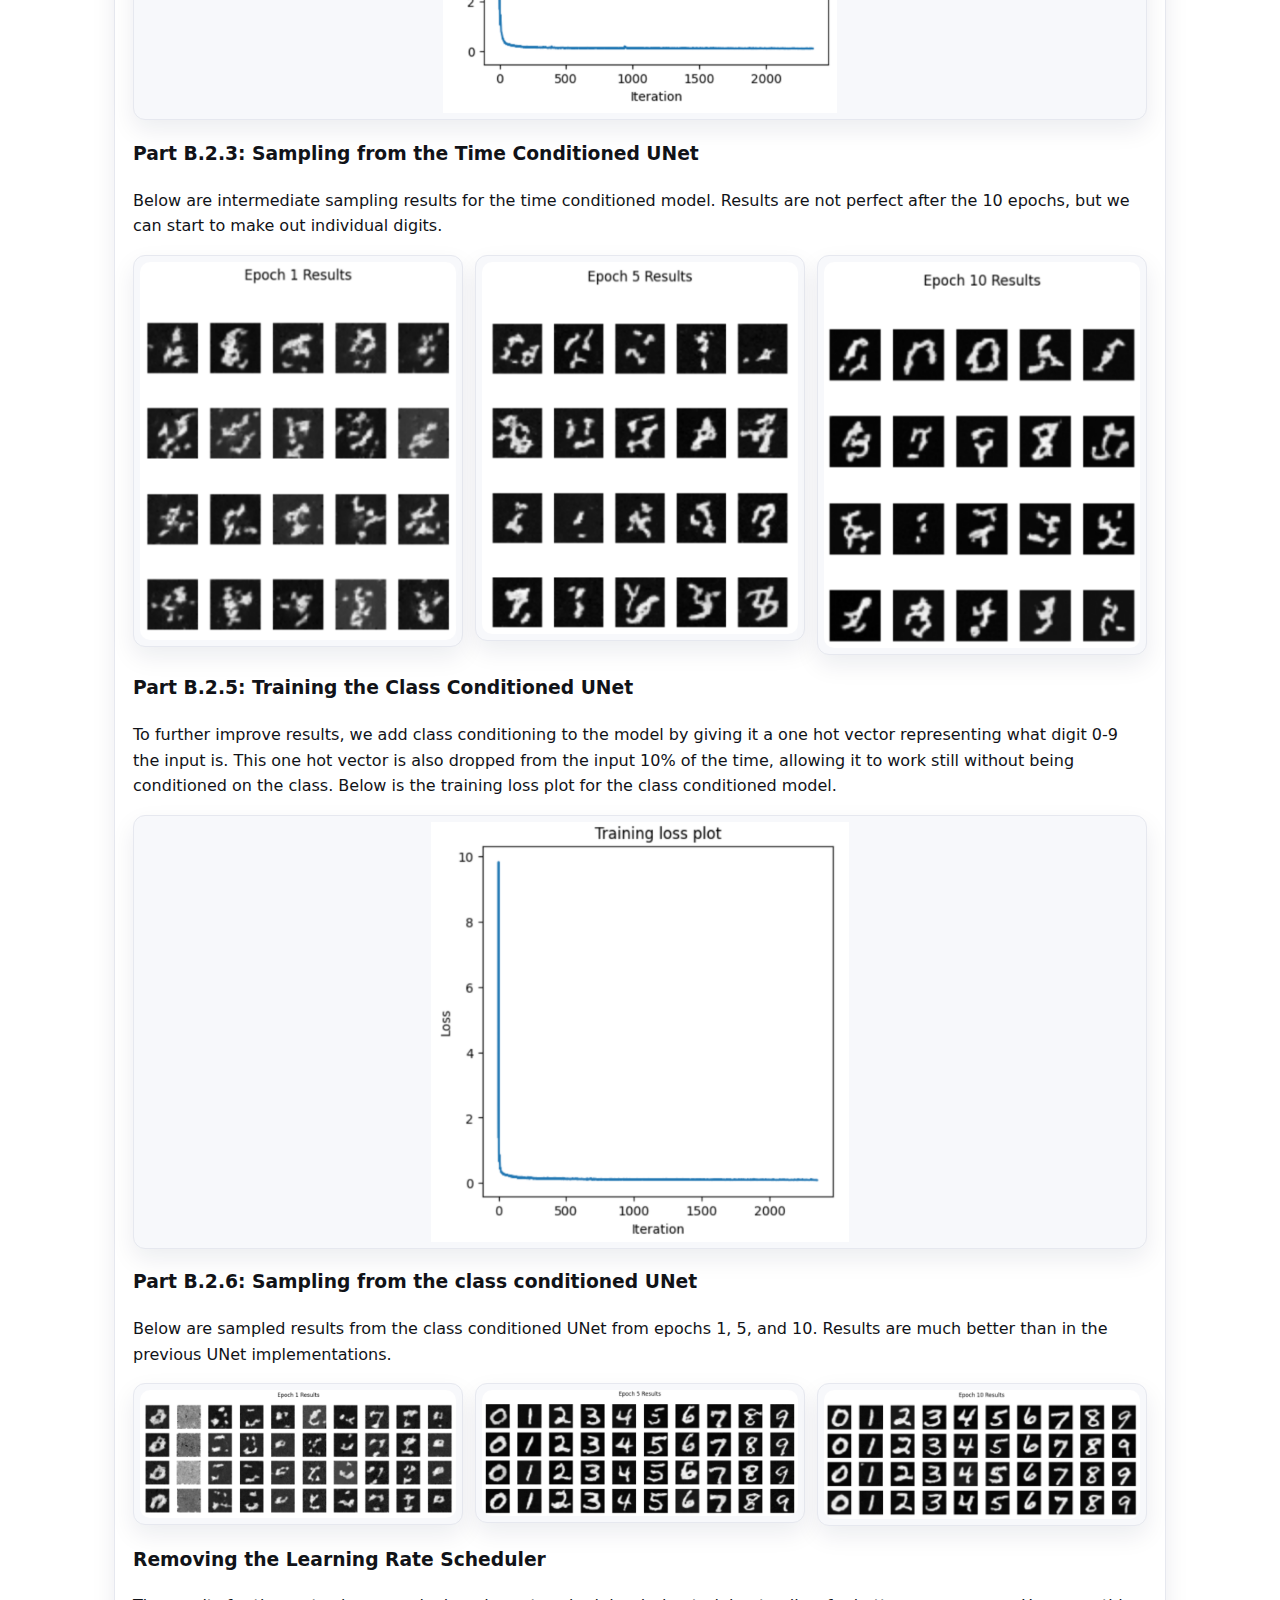
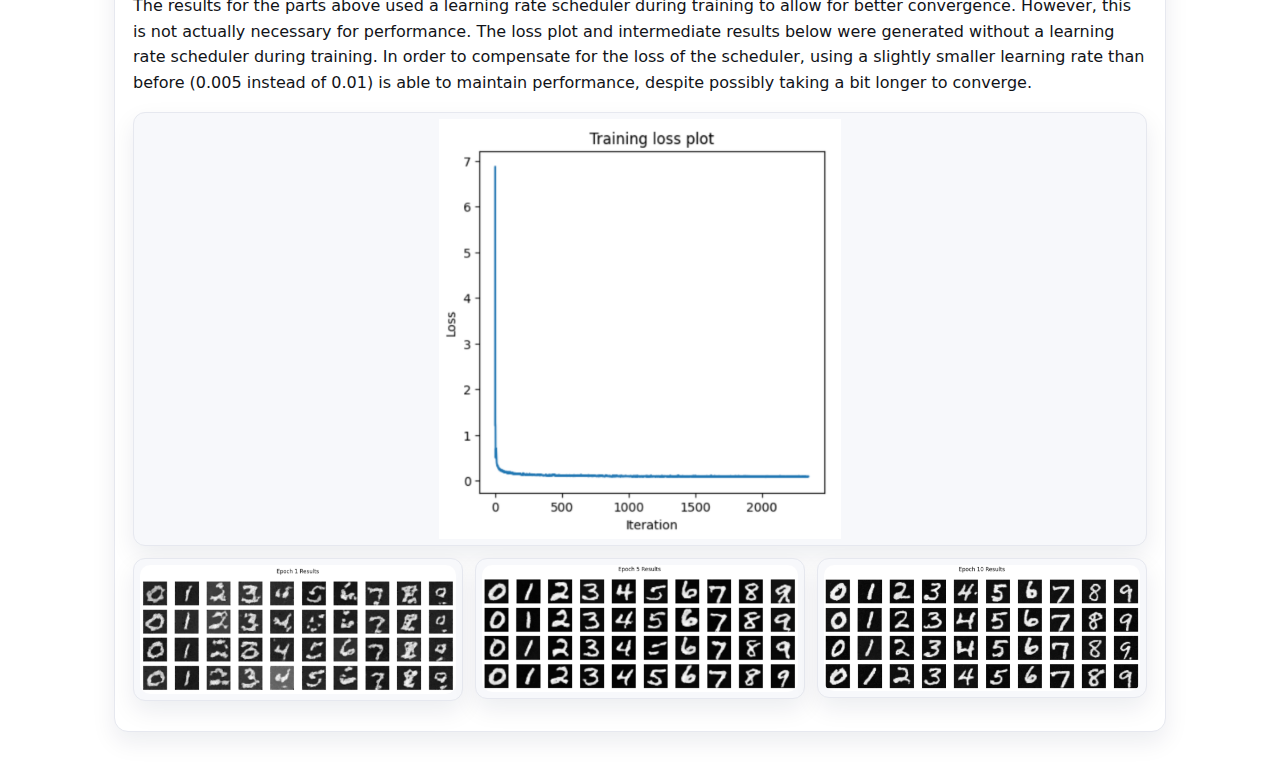
<file: projects/project5/index.html>
<!DOCTYPE html>
<html lang="en">
<head>
  <meta charset="UTF-8" />
  <meta name="viewport" content="width=device-width, initial-scale=1"/>
  <title>Project 5 — Fun With Diffusion Models</title>
  <link rel="stylesheet" href="project.css" />
  <meta name="description" content="CS180 Project 5" />
</head>
<body>
  <header class="site-header container">
    <nav class="breadcrumb">
      <a href="../../index.html">← Back to Portfolio</a>
    </nav>

    <h1>Project 5: Fun With Diffusion Models</h1>
    <div class="rule"></div>

    <div class="quick-links" role="navigation" aria-label="Jump to section">
      <div class="link-row">
        <a class="btn" href="#p0">Part A.0</a>
        <a class="btn" href="#p11">Part A.1</a>
        <a class="btn" href="#pb1">Part B.1</a>
        <a class="btn" href="#pb2">Part B.2</a>

      </div>
    </div>
  </header>

  <main class="container article">

    <!-- part 0 -->
    <section id="p0" class="section">
      <h2>Part A.0: Setup</h2>
      <p class="lede">
        In the set up portion, we created a Hugging Face access token to use the DeepFloyd diffusion model. Below are some results of different prompts with different values of num_inference_steps, using a random seed of 333. We can see from the images that a lower num_inference_steps generally is faster, but at the cost of reduced quality. With a low number of inference steps, the output does not follow the text prompt as well. For example, the car below is not really a good side view and the mountain/ski lift painting is not very high quality, but the tiger image follows the prompt fairly well and is higher quality with more inference steps.
      </p>

      <div class="figure trio">
        <figure class="card">
          <div class="media-frame">
            <img src="media/part0/rain_car.png">
          </div>
          <figcaption>
            "an image of the side view of a car driving through the rain"<br/>
            <strong>num_inference_steps = 20</strong>
          </figcaption>
        </figure>
        <figure class="card">
          <div class="media-frame">
            <img src="media/part0/ski_lift.png">
          </div>
          <figcaption>
            "a painting of alpine mountains and ski lifts in a snow storm"<br/>
            <strong>num_inference_steps = 50</strong>
          </figcaption>
        </figure>
        <figure class="card">
          <div class="media-frame">
            <img src="media/part0/tiger.png">
          </div>
          <figcaption>
            "the face of a tiger hidden behind leaves and vines and shadows"<br/>
            <strong>num_inference_steps = 250</strong>
          </figcaption>
        </figure>
      </div>
    </section>

    <!-- part 1.1 -->
    <section id="p11" class="section">
      <h2>Part A.1.1: Implementing the Forward Process</h2>
      <p class="lede">
        In this part, we implement the forward process. The process is displayed below, continuously adding more and more noise.
      </p>

      <figure class="card pan-x">
        <div class="media-frame no-pad">
          <img class="wide" src="media/part1/campenile_forward.png">
        </div>
        <figcaption>
          <strong>Noise levels 250, 500, & 750 (left to right)</strong>
        </figcaption>
      </figure>
    </section>

    <!-- part 1.2 -->
    <section class="section">
      <h2>Part A.1.2: Classical Denoising</h2>
      <p class="lede">
        This part illustrates how classical techniques of removing noise are not very effective for this new type of noise. Below are the results of trying to apply gaussian blur filtering to the image at noise levels 250, 500, and 750.
      </p>

      <figure class="card mega">
        <div class="media-frame">
          <img src="media/part1/classical_denoise.png">
        </div>
      </figure>
    </section>

    <!-- part 1.3 -->
    <section class="section">
      <h2>Part A.1.3: One Step Denoising</h2>
      <p class="lede">
        Instead of denoising with classical methods, it is much better to denoise with the pretrained diffusion model. The results of using the DeepFloyd model for denoising the three noisy images in just one step are displayed below, as well as the original image for comparison. We can see that this is already much more effective than gaussian blur filtering.
      </p>

      <figure class="card mega">
        <div class="media-frame">
          <img src="media/part1/onestep_denoise.png">
        </div>
      </figure>
    </section>

    <!-- part 1.4 -->
    <section class="section">
      <h2>Part A.1.4: Iterative Denoising</h2>
      <p class="lede">
        In part 1.4, we can improve the results of denoising with the diffusion model by iteratively denoising instead of just one step. Instead of denoising from the signal to the noise, we linearly interpolate between the signal and the noise, and take smaller steps, repeatedly denoising iteratively until we arrive at the clean image. The first images below show the intermediate steps of denoising the campanile image. After more iterations, the image gradually becomes less noisy. Below that, the original image is shown as well as comparisons of results with iterative denoising, one step denoising, and the gaussian blur filtered denoising.
      </p>

      <figure class="card pan-x">
        <div class="media-frame no-pad">
          <img class="wide" src="media/part1/every5.png">
        </div>
      </figure>

      <figure class="card pan-x">
        <div class="media-frame no-pad">
          <img class="wide" src="media/part1/results_iter.png">
        </div>
      </figure>

    </section>

    <!-- part 1.5 -->
    <section class="section">
      <h2>Part A.1.5: Diffusion Model Sampling</h2>
      <p class="lede">
        The diffusion model's iterative denoising can also be used to generate images that have never been seen before. Since the model is pretrained, denoising completely random noise will construct an image that follows the prompt given. In the samples below, the prompt is simply "a high quality image."
      </p>

      <figure class="card pan-x">
        <div class="media-frame no-pad">
          <img class="wide" src="media/part1/samples.png">
        </div>
      </figure>
    </section>

    <!-- part 1.6 -->
    <section class="section">
      <h2>Part A.1.6: Classifier Free Guidance (CFG)</h2>
      <p class="lede">
        The images generated in the previous part are not great, and some look pretty weird and unrealistic. To improve the quality, we implement classifier free guidance in this part, which combines a conditional noise estimate (like above) with an unconditional estimate using a null prompt. This reduces diversity, but gives higher quality results. Below are 5 CFG samples.
      </p>

      <figure class="card pan-x">
        <div class="media-frame no-pad">
          <img class="wide" src="media/part1/cfg_samples.png">
        </div>
      </figure>
    </section>

    <!-- part 1.7 -->
    <section class="section">
      <h2>Part A.1.7: Image to Image Translation</h2>
      <p class="lede">In part 1.7, we can now use the CFG to make edits to existing images by adding noise to a real image and then running the CFG generation on that image. More edits are allowed by the model if we add more noise. Below are the results of running this algorithm on the campanile image, the golden gate bridge, and the eiffel tower. For each test image, different noise levels are used which can be thought of as controlling the amount of hallucination allowed by the model.</p>

      <figure class="card pan-x">
        <div class="media-frame no-pad">
          <img class="wide" src="media/part1/campanile_edits.png">
        </div>
      </figure>

      <figure class="card pan-x">
        <div class="media-frame no-pad">
          <img class="wide" src="media/part1/golden_gate_edits.png">
        </div>
      </figure>

      <figure class="card pan-x">
        <div class="media-frame no-pad">
          <img class="wide" src="media/part1/eiffel_edits.png">
        </div>
      </figure>
    </section>

    <!-- part 1.7.1 -->
    <section class="section">
      <h2>Part A.1.7.1: Editing Hand Drawn and Web Images</h2>
      <p class="lede">
        This same process is applied below for illustrations and hand drawn images. The dog image was downloaded from the web, and the next two I drew. It is interesting to see what the model generates at different levels, like the lady in a full rainbow onesie.
      </p>

      <figure class="card pan-x">
        <div class="media-frame no-pad">
          <img class="wide" src="media/part1/dog_edits.png">
        </div>
      </figure>

      <figure class="card pan-x">
        <div class="media-frame no-pad">
          <img class="wide" src="media/part1/mountain_edits.png">
        </div>
      </figure>

      <figure class="card pan-x">
        <div class="media-frame no-pad">
          <img class="wide" src="media/part1/rainbow_edits.png">
        </div>
      </figure>
    </section>

    <!-- part 1.7.2 -->
    <section class="section">
      <h2>Part A.1.7.2: Inpainting</h2>
      <p class="lede">
        This same procedure can be applied similar for inpainting, by having the model restricted to only being able to generate a certain area of an image. The inpainting algorithm was applied below to the campenile, golden gate bridge, and the eiffel tower, with different masks for each one.
      </p>

      <figure class="card pan-x">
        <div class="media-frame no-pad">
          <img class="wide" src="media/part1/inpaint_campanile.png">
        </div>
      </figure>

      <figure class="card pan-x">
        <div class="media-frame no-pad">
          <img class="wide" src="media/part1/inpaint_eiffel.png">
        </div>
      </figure>

      <figure class="card pan-x">
        <div class="media-frame no-pad">
          <img class="wide" src="media/part1/inpaint_golden_gate.png">
        </div>
      </figure>
    </section>

    <!-- part 1.7.3 -->
    <section class="section">
      <h2>Part A.1.7.3: Text Conditional Image to Image Translation</h2>
      <p class="lede">
        The same editing algorithm from the first part of 1.7 can also be guided with a text prompt. Below are edits of the campanile to look like a "rocketship", the eiffel tower to look like a "steep mountain," and the golden gate bridge to look like a "medieval bridge."
      </p>

      <figure class="card pan-x"><div class="media-frame no-pad"><img class="wide" src="media/part1/rocket_campanile.png" alt=""></div></figure>
      <figure class="card pan-x"><div class="media-frame no-pad"><img class="wide" src="media/part1/eiffel_mountain.png" alt=""></div></figure>
      <figure class="card pan-x"><div class="media-frame no-pad"><img class="wide" src="media/part1/golden_medieval.png" alt=""></div></figure>
    </section>

    <!-- part 1.8 -->
    <section class="section">
      <h2>Part A.1.8: Visual Anagrams</h2>
      <p class="lede">
        In this part, we can create optical illusions, where the image looks two different images when flipped around. This is done by denoising the image at each time step with both the upright prompt and also on the flipped over image with the flipped prompt. Then the noise estimates are averaged for the actual diffusion step. Below are the outputs for two of these illusions.
      </p>

      <div class="figure duo tight">
        <figure class="card">
          <div class="media-frame"><img src="media/part1/ski.png"></div></figure>
        <figure class="card"><div class="media-frame"><img src="media/part1/skyline_keyboard.png"></div></figure>
      </div>
    </section>

    <!-- part 1.9 -->
    <section class="section">
      <h2>Part A.1.9: Hybrid Images</h2>
      <p class="lede">
        In this part, a similar optical illusion is created, but instead one that looks different from close up or far away. This is done by similarly estimating the noise from two text prompts, but instead combining the low frequencies from one prompt and the high frequencies from the other. Below are the outputs for two of these illusions.
      </p>

      <div class="figure duo tight">
        <figure class="card"><div class="media-frame"><img src="media/part1/panda_plant.png"></div></figure>
        <figure class="card"><div class="media-frame"><img src="media/part1/bird_island.png"></div></figure>
      </div>
    </section>

    <!-- part B here -->
     <section id="pb1" class="section">
      <h2>Part B.1: Training a Single Step Denoising UNet</h2>
      <p class="lede">
        In part B, we built and trained UNet models as opposed to just using the DeepFloyd diffusion model. For the first part, we started with implementing a simple UNet that consists of a few downsampling and upsampling blocks with skip connections.
      </p>

      <!-- part 1.2 -->
      <h3>Part B.1.2: Using the UNet to Train a Denoiser</h3>
      <p class="lede">
        The visualization below displays the noising process that is necessary for training. Just like in the first parts of part A, the image gets noiser as sigma increases.
      </p>

      <figure class="card pan-x">
        <div class="media-frame no-pad">
          <img class="wide" src="media/partb1/sigmas_noise.png">
        </div>
      </figure>

      <!-- part 1.2.1 -->
      <h3>Part B.1.2.1: Training</h3>
      <p class="lede">
        Trained on the MNIST dataset noised with sigma at 0.5, the model minimizes the L2 loss over 5 epochs. The training loss plot for this model is displayed below, as well as results from the model after the first epoch and the fifth epoch.
      </p>

      <div class="figure trio">
        <figure class="card">
          <div class="media-frame">
            <img src="media/partb1/loss_121.png">
          </div>
        </figure>
        <figure class="card">
          <div class="media-frame">
            <img src="media/partb1/epoch1_121.png">
          </div>
        </figure>
        <figure class="card">
          <div class="media-frame">
            <img src="media/partb1/epoch5_121.png">
          </div>
        </figure>
      </div>

      <!-- part 1.2.2 -->
      <h3>Part B.1.2.2: Out of Distribution Testing</h3>
      <p class="lede">
        Since the model was only trained on MNIST digits noised with sigma as 0.5, the denoiser is able to perform well on any noise level lower than 0.5, but struggles with more noise than it was trained on. Results are displayed below with varying sigma values to see how the model performs.
      </p>

      <figure class="card pan-x">
        <div class="media-frame no-pad">
          <img class="wide" src="media/partb1/ood_sigmas.png">
        </div>
      </figure>

      <!-- part 1.2.3 -->
      <h3>Part B.1.2.3: Denoising Pure Noise</h3>
      <p class="lede">
        For a truly generative task, we ideally want the model to be able to denoise pure noise, not a noised up version of an MNIST digit. Training the same simple UNet model but with pure noise as input gives the loss plot and epoch results below. These results are not great. The model seems to just give an output that minimizes loss for all possible digits, since it is not conditioned on any particular digit. In the outputs below, the generation has patterns and pieces of all the different digits, instead of just one.
      </p>

      <div class="figure trio">
        <figure class="card">
          <div class="media-frame">
            <img src="media/partb1/loss_123.png">
          </div>
        </figure>
        <figure class="card">
          <div class="media-frame">
            <img src="media/partb1/epoch1_123.png">
          </div>
        </figure>
        <figure class="card">
          <div class="media-frame">
            <img src="media/partb1/epoch5_123.png">
          </div>
        </figure>
      </div>
    </section>

    <!-- part 2 -->
    <section id="pb2" class="section">
      <h2>Part B.2: Training a Flow Matching Model</h2>
      <p class="lede">
        To improve the results from the simple UNet, in this part we implement flow matching which will start with the pure noise that we want and generate a realistic image. The model instead learns the flow, or the velocity field, to guide the noise input image to the realistic image. To achieve this, the model is time conditioned so it is aware of what timestep it is currently at.
      </p>

      <!-- part 2.2 -->
      <h3>Part B.2.2: Training the Time Conditioned UNet</h3>
      <p class="lede">
        To train the time conditioned model, we chose a random image from the training set and a random t value, add noise to the image to get to the image at timestep t, and train the model to predict the flow at x_t. This is repeated until the model converges. The loss plot for this model is displayed below.
      </p>

      <figure class="card">
        <div class="media-frame">
          <img src="media/partb2/loss_22.png">
        </div>
      </figure>

      <!-- part 2.3 -->
      <h3>Part B.2.3: Sampling from the Time Conditioned UNet</h3>
      <p class="lede">
        Below are intermediate sampling results for the time conditioned model. Results are not perfect after the 10 epochs, but we can start to make out individual digits.
      </p>

      <div class="figure trio">
        <figure class="card">
          <div class="media-frame">
            <img src="media/partb2/epoch1_23.png">
          </div>
        </figure>
        <figure class="card">
          <div class="media-frame">
            <img src="media/partb2/epoch5_23.png">
          </div>
        </figure>
        <figure class="card">
          <div class="media-frame">
            <img src="media/partb2/epoch10_23.png">
          </div>
        </figure>
      </div>

      <!-- part 2.5 -->
      <h3>Part B.2.5: Training the Class Conditioned UNet</h3>
      <p class="lede">
        To further improve results, we add class conditioning to the model by giving it a one hot vector representing what digit 0-9 the input is. This one hot vector is also dropped from the input 10% of the time, allowing it to work still without being conditioned on the class. Below is the training loss plot for the class conditioned model.
      </p>

      <figure class="card">
        <div class="media-frame">
          <img src="media/partb2/loss_25.png">
        </div>
      </figure>

      <!-- part 2.6 -->
      <h3>Part B.2.6: Sampling from the class conditioned UNet</h3>
      <p class="lede">
        Below are sampled results from the class conditioned UNet from epochs 1, 5, and 10. Results are much better than in the previous UNet implementations.
      </p>

      <div class="figure trio">
        <figure class="card">
          <div class="media-frame">
            <img src="media/partb2/epoch1_26.png">
          </div>
        </figure>
        <figure class="card">
          <div class="media-frame">
            <img src="media/partb2/epoch5_26.png">
          </div>
        </figure>
        <figure class="card">
          <div class="media-frame">
            <img src="media/partb2/epoch10_26.png">
          </div>
        </figure>
      </div>

      <!-- no lr scheduler -->
      <h3>Removing the Learning Rate Scheduler</h3>
      <p class="lede">
        The results for the parts above used a learning rate scheduler during training to allow for better convergence. However, this is not actually necessary for performance. The loss plot and intermediate results below were generated without a learning rate scheduler during training. In order to compensate for the loss of the scheduler, using a slightly smaller learning rate than before (0.005 instead of 0.01) is able to maintain performance, despite possibly taking a bit longer to converge.
      </p>

      <figure class="card">
        <div class="media-frame">
          <img src="media/partb2/nosched_loss.png">
        </div>
      </figure>

      <div class="figure trio">
        <figure class="card">
          <div class="media-frame">
            <img src="media/partb2/nosched_epoch1.png">
          </div>
        </figure>
        <figure class="card">
          <div class="media-frame">
            <img src="media/partb2/nosched_epoch5.png">
          </div>
        </figure>
        <figure class="card">
          <div class="media-frame">
            <img src="media/partb2/nosched_epoch10.png">
          </div>
        </figure>
      </div>
    </section>

  </main>
</body>
</html>
</file>
<file: projects/project3/project.css>
:root{
    --blue:#003262; 
    --gold:#FDB515; 
    --bg:#fff; 
    --bg-soft:#f7f8fb;
    --text:#111318;
    --muted:#5b6374;
    --border:#e6e8ef;
    --radius:14px;
    --maxw:1100px;
    --shadow:0 10px 24px rgba(18,30,67,.08);
}

*{box-sizing:border-box}

html,body{
    height:100%;
    scroll-behavior:smooth
}
body{margin:0;
    font:16px/1.6 system-ui,-apple-system,Segoe UI,Roboto,Helvetica,Arial;
    color:var(--text);
    background:var(--bg)
}
.container{max-width:var(--maxw);
    margin:0 auto;
    padding:24px
}

.site-header{
    position:relative;
    text-align:center;
    padding-top:56px
}
.breadcrumb{
    position:absolute;
    top:16px;
    left:24px;
    margin:0
}
.breadcrumb a{
    color:var(--blue);
    font-weight:600;
    text-decoration:none
}
.breadcrumb a:hover{text-decoration:underline}
.site-header h1{
    margin:8px 0;
    font-size:clamp(26px,4vw,38px);
    color:var(--blue)
}
.rule{
    height:3px;
    width:80%;
    margin:.25rem auto .75rem;
    background:var(--blue);
    border-radius:2px
}
.quick-links{
  display:flex;
  flex-direction:column;
  align-items:center;
  gap:14px;
}

.quick-links .link-row{
  display:flex;
  flex-wrap:wrap;
  justify-content:center;
  gap:10px;
}
.btn{
    display:inline-flex;
    align-items:center;
    justify-content:center;
    padding:10px 14px;
    border-radius:999px;
    border:1px solid var(--border);
    background:#fff;
    color:var(--blue);
    font-weight:700;
    text-decoration:none;
    box-shadow:var(--shadow);
    transition:transform .14s,box-shadow .14s,border-color .16s,background-color .16s
}
.btn:hover{
    transform:translateY(-1px);
    box-shadow:0 16px 36px rgba(0,0,0,.10);
    border-color:#d7dbea;
    background-color:var(--bg-soft)
}
.note{
    margin-top:10px;
    color:var(--muted)
}

.article{margin-top:18px}
.section{
    background:#fff;
    border:1px solid var(--border);
    border-radius:var(--radius);
    box-shadow:var(--shadow);
    padding:18px;
    margin-bottom:18px
}
.section h2{
    margin:0 0 8px;
    color:var(--blue)
}
.lede{margin-top:0}
.muted{color:var(--muted)}

.media-frame{
    background:var(--bg-soft);
    border:1px solid var(--border);
    border-radius:12px;
    padding:6px;
    box-shadow:var(--shadow);
    overflow:hidden
}
.media-frame.no-pad{padding:0}
.media-frame img{
    display:block;
    max-width:100%;
    height:auto;
    border-radius:10px
}

.gallery{
    display:grid;
    grid-template-columns:repeat(auto-fit,minmax(260px,1fr));
    gap:16px
}
.card{margin:0}
.figure{margin:12px 0}
.figure.duo{
    display:grid;
    grid-template-columns:1fr 1fr;
    gap:12px
}
.figure.duo.tight .media-frame img{
    max-height:320px;
    object-fit:contain
}
@media (max-width:860px){.figure.duo{grid-template-columns:1fr}}

.pan-x{overflow-x:auto}
.pan-x .media-frame{min-width:680px}
img.wide{
    display:block;
    height:auto;
    max-height:520px;
}

.report-wide .media-frame img{
    max-height:440px;
    object-fit:contain
}
.card.big .media-frame img{
    max-height:520px;
    object-fit:contain
}
.card .media-frame img{
    max-height:420px;
    object-fit:contain
}

.notes{
    margin-top:12px;
    background:var(--bg-soft);
    border:1px solid var(--border);
    border-left:6px solid var(--gold);
    border-radius:12px;
    padding:12px 14px
}

.media-frame{
  display:flex;
  align-items:center;
  justify-content:center;
}
.media-frame img{
  width:100%;
  height:auto;
  object-fit:contain;
}

.card.mega .media-frame{
    max-width:1000px;
    margin:0 auto;
}
.card.mega .media-frame img{
    width:100%;
    max-height:none;
}

.stack-vert .gallery{display:block;}
.stack-vert .gallery .card{margin-bottom:18px;}

.notes .equation .media-frame{
    max-width: 980px;
    margin: 0 auto;
    overflow: auto;
}
.notes .equation img{
    width: 100%;
    height: auto;
    image-rendering: -webkit-optimize-contrast;
}

figure.equation {
    margin: 16px auto;
    text-align: center;
}

figure.equation .media-frame {
    max-width: 640px;
    margin: 0 auto;
    overflow: auto;
    background: var(--bg-soft);
    border: 1px solid var(--border);
    border-radius: 10px;
    padding: 4px;
}

figure.equation img {
    width: 100%;
    height: auto;
    max-height: 420px;
    image-rendering: -webkit-optimize-contrast;
}

figure.equation figcaption {
    font-size: 0.9rem;
    color: var(--muted);
    margin-top: 4px;
}

.equation.small .media-frame { max-width: 480px; }
.equation.medium .media-frame { max-width: 580px; }
.zoom-pair .media-frame img { max-height: 280px; object-fit: contain; }

#b2 .figure.duo.tight { gap: 18px; }
#b2 .figure.duo.tight .media-frame img{
  max-height: 420px;
}
#b2 .media-frame{
  padding: 10px;
}
#b2 .figure.duo{
  grid-template-columns: 1fr 1fr;
}
</file>
<file: projects/project5/project.css>
:root{
    --blue:#003262; 
    --gold:#FDB515; 
    --bg:#fff; 
    --bg-soft:#f7f8fb;
    --text:#111318;
    --muted:#5b6374;
    --border:#e6e8ef;
    --radius:14px;
    --maxw:1100px;
    --shadow:0 10px 24px rgba(18,30,67,.08);
}

*{box-sizing:border-box}

html,body{
    height:100%;
    scroll-behavior:smooth
}
body{margin:0;
    font:16px/1.6 system-ui,-apple-system,Segoe UI,Roboto,Helvetica,Arial;
    color:var(--text);
    background:var(--bg)
}
.container{max-width:var(--maxw);
    margin:0 auto;
    padding:24px
}

.site-header{
    position:relative;
    text-align:center;
    padding-top:56px
}
.breadcrumb{
    position:absolute;
    top:16px;
    left:24px;
    margin:0
}
.breadcrumb a{
    color:var(--blue);
    font-weight:600;
    text-decoration:none
}
.breadcrumb a:hover{text-decoration:underline}
.site-header h1{
    margin:8px 0;
    font-size:clamp(26px,4vw,38px);
    color:var(--blue)
}
.rule{
    height:3px;
    width:80%;
    margin:.25rem auto .75rem;
    background:var(--blue);
    border-radius:2px
}
.quick-links{
  display:flex;
  flex-direction:column;
  align-items:center;
  gap:14px;
}

.quick-links .link-row{
  display:flex;
  flex-wrap:wrap;
  justify-content:center;
  gap:10px;
}
.btn{
    display:inline-flex;
    align-items:center;
    justify-content:center;
    padding:10px 14px;
    border-radius:999px;
    border:1px solid var(--border);
    background:#fff;
    color:var(--blue);
    font-weight:700;
    text-decoration:none;
    box-shadow:var(--shadow);
    transition:transform .14s,box-shadow .14s,border-color .16s,background-color .16s
}
.btn:hover{
    transform:translateY(-1px);
    box-shadow:0 16px 36px rgba(0,0,0,.10);
    border-color:#d7dbea;
    background-color:var(--bg-soft)
}
.note{
    margin-top:10px;
    color:var(--muted)
}

.article{margin-top:18px}
.section{
    background:#fff;
    border:1px solid var(--border);
    border-radius:var(--radius);
    box-shadow:var(--shadow);
    padding:18px;
    margin-bottom:18px
}
.section h2{
    margin:0 0 8px;
    color:var(--blue)
}
.lede{margin-top:0}
.muted{color:var(--muted)}

.media-frame{
    background:var(--bg-soft);
    border:1px solid var(--border);
    border-radius:12px;
    padding:6px;
    box-shadow:var(--shadow);
    overflow:hidden
}
.media-frame.no-pad{padding:0}
.media-frame img{
    display:block;
    max-width:100%;
    height:auto;
    border-radius:10px
}

.gallery{
    display:grid;
    grid-template-columns:repeat(auto-fit,minmax(260px,1fr));
    gap:16px
}
.card{margin:0}
.figure{margin:12px 0}
.figure.duo{
    display:grid;
    grid-template-columns:1fr 1fr;
    gap:12px
}
.figure.duo.tight .media-frame img{
    max-height:320px;
    object-fit:contain
}
@media (max-width:860px){.figure.duo{grid-template-columns:1fr}}

.pan-x{overflow-x:auto}
.pan-x .media-frame{min-width:680px}
img.wide{
    display:block;
    height:auto;
    max-height:520px;
}

.report-wide .media-frame img{
    max-height:440px;
    object-fit:contain
}
.card.big .media-frame img{
    max-height:520px;
    object-fit:contain
}
.card .media-frame img{
    max-height:420px;
    object-fit:contain
}

.notes{
    margin-top:12px;
    background:var(--bg-soft);
    border:1px solid var(--border);
    border-left:6px solid var(--gold);
    border-radius:12px;
    padding:12px 14px
}

.media-frame{
  display:flex;
  align-items:center;
  justify-content:center;
}
.media-frame img{
  width:100%;
  height:auto;
  object-fit:contain;
}

.card.mega .media-frame{
    max-width:1000px;
    margin:0 auto;
}
.card.mega .media-frame img{
    width:100%;
    max-height:580px;
    object-fit: contain;
}

.stack-vert .gallery{display:block;}
.stack-vert .gallery .card{margin-bottom:18px;}

.notes .equation .media-frame{
    max-width: 980px;
    margin: 0 auto;
    overflow: auto;
}
.notes .equation img{
    width: 100%;
    height: auto;
    image-rendering: -webkit-optimize-contrast;
}

figure.equation {
    margin: 16px auto;
    text-align: center;
}

figure.equation .media-frame {
    max-width: 640px;
    margin: 0 auto;
    overflow: auto;
    background: var(--bg-soft);
    border: 1px solid var(--border);
    border-radius: 10px;
    padding: 4px;
}

figure.equation img {
    width: 100%;
    height: auto;
    max-height: 420px;
    image-rendering: -webkit-optimize-contrast;
}

figure.equation figcaption {
    font-size: 0.9rem;
    color: var(--muted);
    margin-top: 4px;
}

.equation.small .media-frame { max-width: 480px; }
.equation.medium .media-frame { max-width: 580px; }
.zoom-pair .media-frame img { max-height: 280px; object-fit: contain; }

#b2 .figure.duo.tight { gap: 18px; }
#b2 .figure.duo.tight .media-frame img{
  max-height: 420px;
}
#b2 .media-frame{
  padding: 10px;
}
#b2 .figure.duo{
  grid-template-columns: 1fr 1fr;
}

.figure.trio {
  display: grid;
  grid-template-columns: repeat(3, 1fr);
  gap: 12px;
}

@media (max-width: 860px) {
  .figure.trio {
    grid-template-columns: 1fr;
  }
}

figcaption {
  margin-top: 6px;
  font-size: 0.9rem;
  color: var(--muted);
  text-align: center;
  line-height: 1.4;
}
</file>
